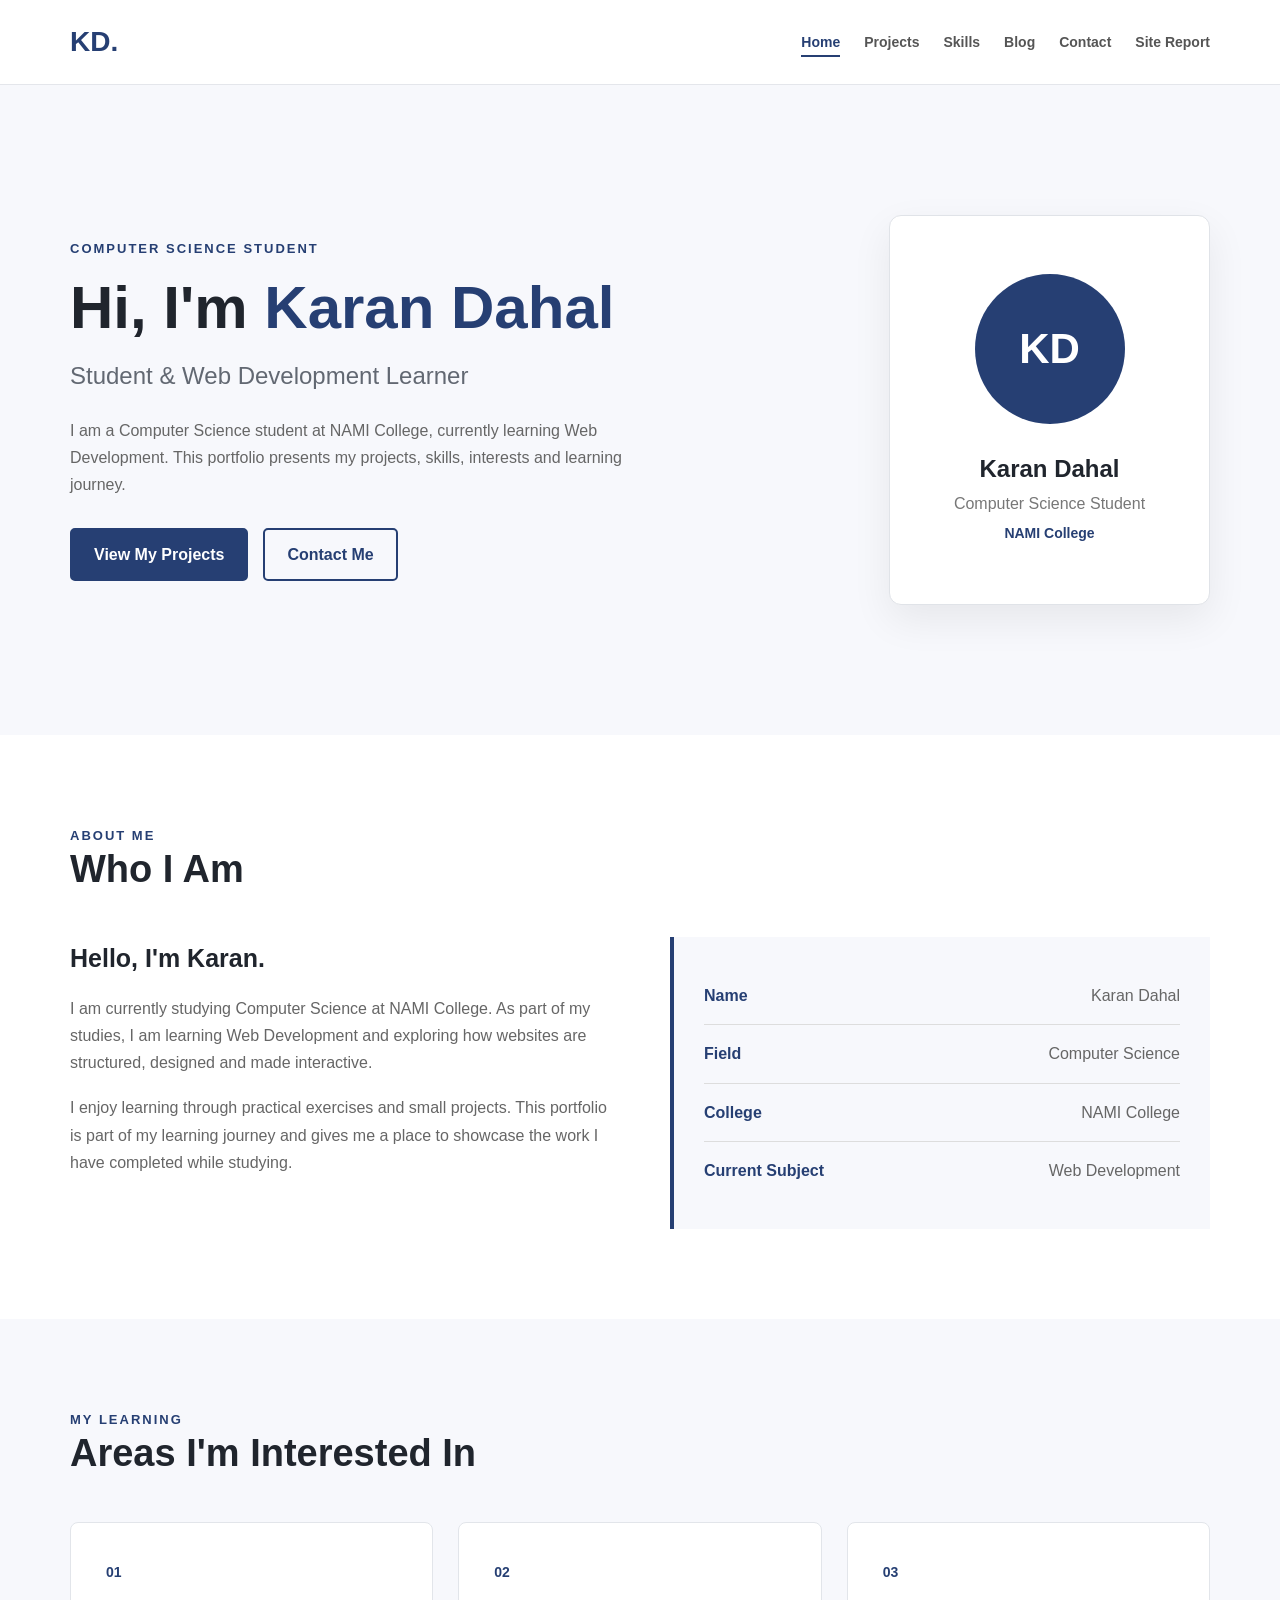
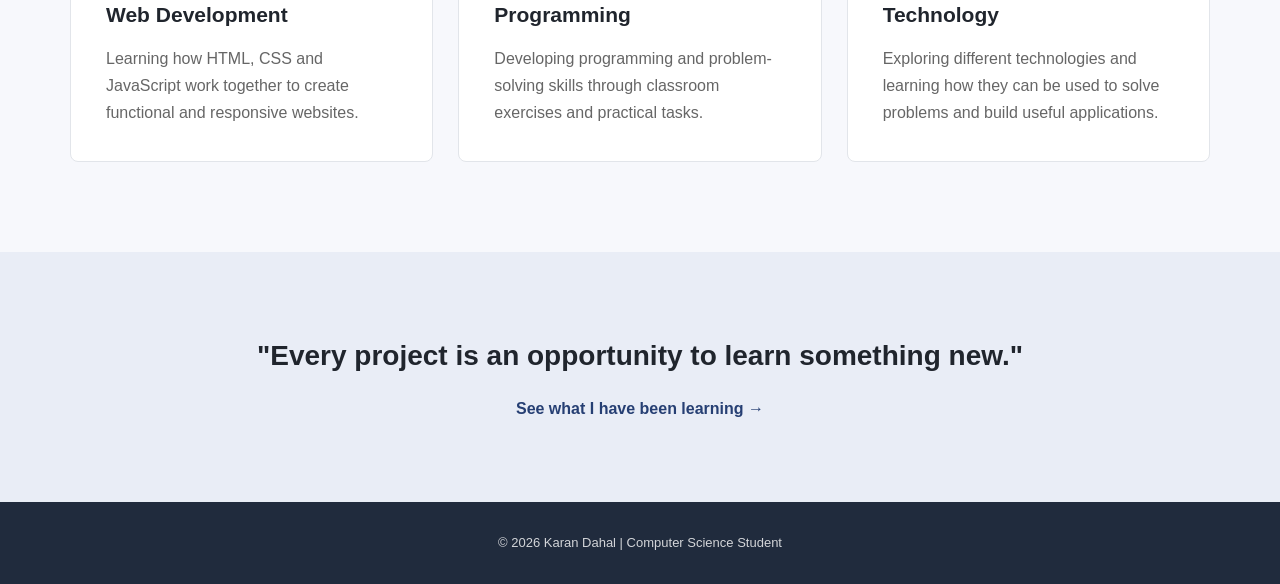
<file: index.html>
<!DOCTYPE html>
<html lang="en">
<head>
    <meta charset="UTF-8">
    <meta name="viewport" content="width=device-width, initial-scale=1.0">

    <meta name="description" content="Karan Dahal - Computer Science Student Portfolio">
    <meta name="author" content="Karan Dahal">

    <title>Karan Dahal | Student Portfolio</title>

    <link rel="stylesheet" href="css/common.css">
    <link rel="stylesheet" href="css/index.css">
</head>

<body>

<header>
    <nav class="navbar">

        <a href="index.html" class="logo">KD.</a>

        <button class="menu-btn" onclick="toggleMenu()" aria-label="Open navigation">
            ☰
        </button>

        <ul class="nav-links" id="navLinks">
            <li><a href="index.html" class="active">Home</a></li>
            <li><a href="project.html">Projects</a></li>
            <li><a href="skills.html">Skills</a></li>
            <li><a href="blog.html">Blog</a></li>
            <li><a href="contact.html">Contact</a></li>
            <li><a href="sitereport.html">Site Report</a></li>
        </ul>

    </nav>
</header>


<main>

    

    <section class="hero">

        <div class="hero-content">

            <p class="eyebrow">COMPUTER SCIENCE STUDENT</p>

            <h1>
                Hi, I'm <span>Karan Dahal</span>
            </h1>

            <h2>
                Student & Web Development Learner
            </h2>

            <p>
                I am a Computer Science student at NAMI College,
                currently learning Web Development. This portfolio
                presents my projects, skills, interests and learning
                journey.
            </p>

            <div class="hero-buttons">

                <a href="project.html" class="btn">
                    View My Projects
                </a>

                <a href="contact.html" class="btn btn-light">
                    Contact Me
                </a>

            </div>

        </div>


        <div class="hero-card">

            <div class="profile-circle">
                KD
            </div>

            <h3>Karan Dahal</h3>

            <p>Computer Science Student</p>

            <span class="college-name">
                NAMI College
            </span>

        </div>

    </section>


    <!-- ABOUT SECTION -->

    <section class="section about-section">

        <div class="section-heading">

            <p>ABOUT ME</p>

            <h2>Who I Am</h2>

        </div>


        <div class="about-grid">

            <div>

                <h3>Hello, I'm Karan.</h3>

                <p>
                    I am currently studying Computer Science at
                    NAMI College. As part of my studies, I am learning
                    Web Development and exploring how websites are
                    structured, designed and made interactive.
                </p>

                <p>
                    I enjoy learning through practical exercises and
                    small projects. This portfolio is part of my
                    learning journey and gives me a place to showcase
                    the work I have completed while studying.
                </p>

            </div>


            <div class="info-box">

                <div>
                    <strong>Name</strong>
                    <span>Karan Dahal</span>
                </div>

                <div>
                    <strong>Field</strong>
                    <span>Computer Science</span>
                </div>

                <div>
                    <strong>College</strong>
                    <span>NAMI College</span>
                </div>

                <div>
                    <strong>Current Subject</strong>
                    <span>Web Development</span>
                </div>

            </div>

        </div>

    </section>


    <!-- LEARNING INTERESTS -->

    <section class="section">

        <div class="section-heading">

            <p>MY LEARNING</p>

            <h2>Areas I'm Interested In</h2>

        </div>


        <div class="three-cards">

            <article class="card">

                <span class="card-number">01</span>

                <h3>Web Development</h3>

                <p>
                    Learning how HTML, CSS and JavaScript work together
                    to create functional and responsive websites.
                </p>

            </article>


            <article class="card">

                <span class="card-number">02</span>

                <h3>Programming</h3>

                <p>
                    Developing programming and problem-solving skills
                    through classroom exercises and practical tasks.
                </p>

            </article>


            <article class="card">

                <span class="card-number">03</span>

                <h3>Technology</h3>

                <p>
                    Exploring different technologies and learning how
                    they can be used to solve problems and build useful
                    applications.
                </p>

            </article>

        </div>

    </section>


    <!-- QUOTE -->

    <section class="quote-section">

        <p>
            "Every project is an opportunity to learn something new."
        </p>

        <a href="project.html" class="text-link">
            See what I have been learning →
        </a>

    </section>

</main>


<footer>
    <p>
        © 2026 Karan Dahal | Computer Science Student
    </p>
</footer>


<script src="js/script.js"></script>

</body>
</html>
</file>
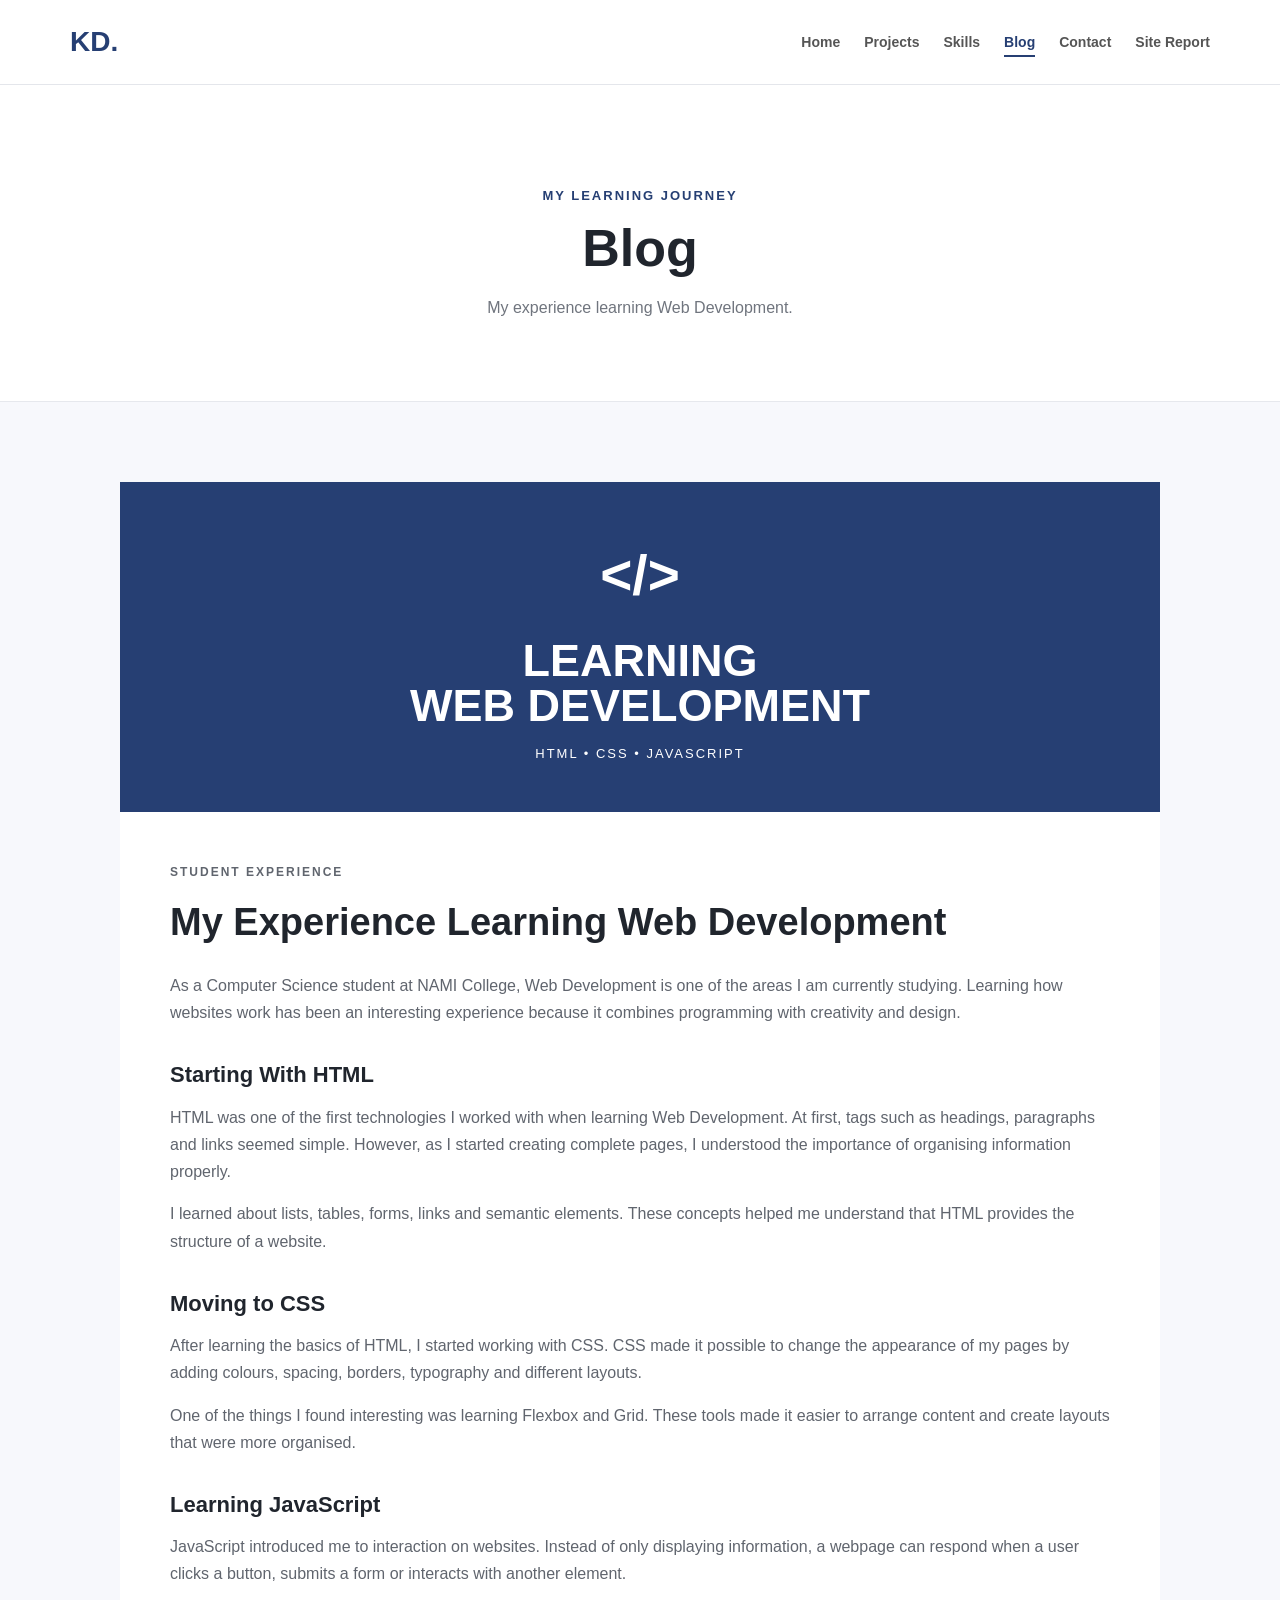
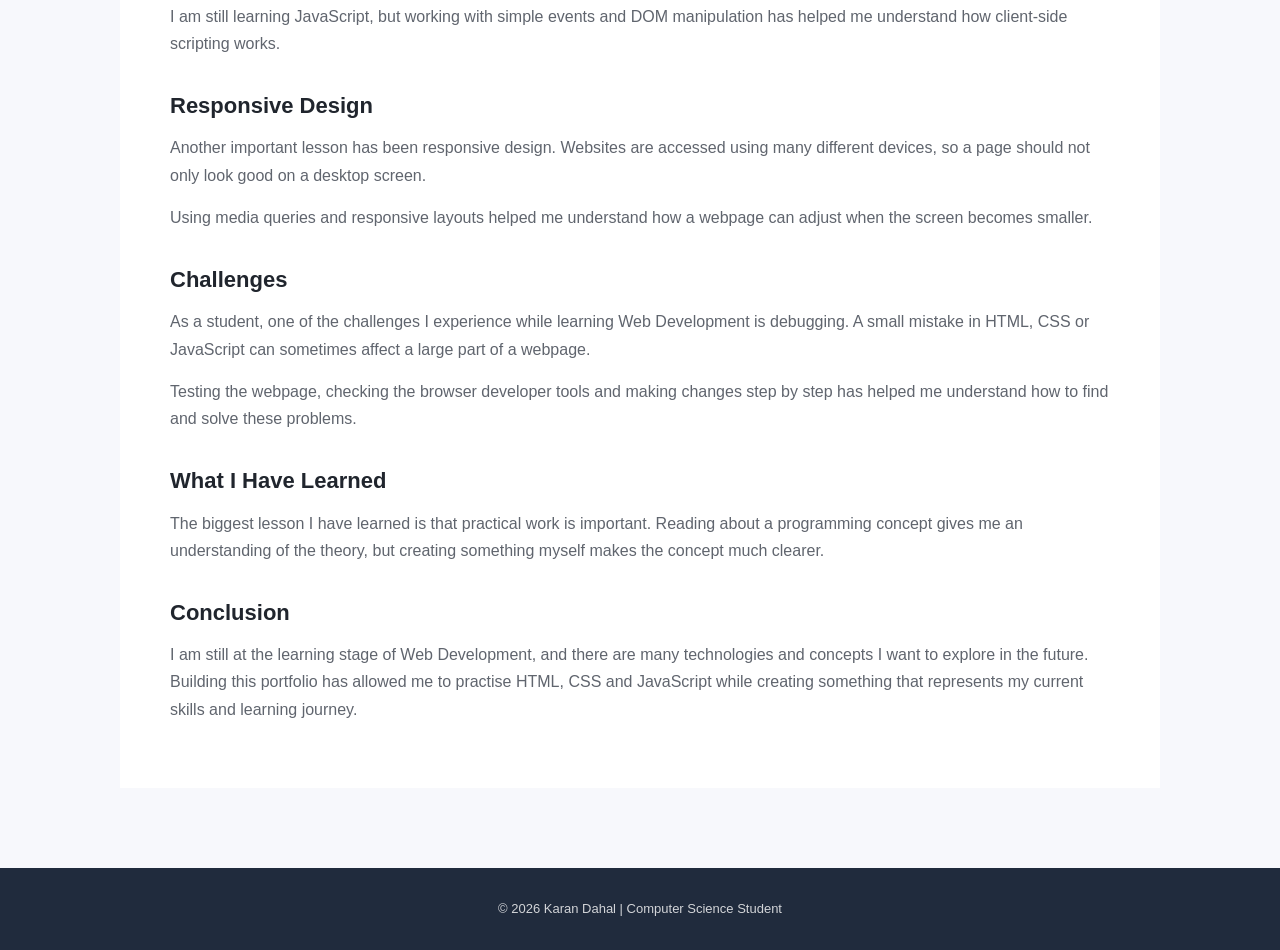
<file: blog.html>
<!DOCTYPE html>
<html lang="en">

<head>

    <meta charset="UTF-8">
    <meta name="viewport" content="width=device-width, initial-scale=1.0">

    <meta name="description" content="Karan Dahal web development learning blog">

    <title>Karan Dahal | Blog</title>

    <link rel="stylesheet" href="css/common.css">
    <link rel="stylesheet" href="css/blog.css">

</head>


<body>

<header>

    <nav class="navbar">

        <a href="index.html" class="logo">KD.</a>

        <button class="menu-btn" onclick="toggleMenu()" aria-label="Open navigation">
            ☰
        </button>

        <ul class="nav-links" id="navLinks">

            <li>
                <a href="index.html">Home</a>
            </li>

            <li>
                <a href="project.html">Projects</a>
            </li>

            <li>
                <a href="skills.html">Skills</a>
            </li>

            <li>
                <a href="blog.html" class="active">Blog</a>
            </li>

            <li>
                <a href="contact.html">Contact</a>
            </li>

            <li>
                <a href="sitereport.html">Site Report</a>
            </li>

        </ul>

    </nav>

</header>


<main>


    <!-- PAGE TITLE -->

    <section class="page-title">

        <p>MY LEARNING JOURNEY</p>

        <h1>Blog</h1>

        <span>
            My experience learning Web Development.
        </span>

    </section>


    <!-- BLOG -->

    <article class="blog">


        <div class="blog-image">

            <div class="blog-image-content">

                <span>&lt;/&gt;</span>

                <h2>
                    LEARNING<br>
                    WEB DEVELOPMENT
                </h2>

                <p>
                    HTML • CSS • JAVASCRIPT
                </p>

            </div>

        </div>


        <div class="blog-content">

            <p class="blog-category">
                STUDENT EXPERIENCE
            </p>


            <h2>
                My Experience Learning Web Development
            </h2>


            <p>
                As a Computer Science student at NAMI College, Web
                Development is one of the areas I am currently
                studying. Learning how websites work has been an
                interesting experience because it combines programming
                with creativity and design.
            </p>


            <h3>Starting With HTML</h3>

            <p>
                HTML was one of the first technologies I worked with
                when learning Web Development. At first, tags such as
                headings, paragraphs and links seemed simple. However,
                as I started creating complete pages, I understood the
                importance of organising information properly.
            </p>

            <p>
                I learned about lists, tables, forms, links and
                semantic elements. These concepts helped me understand
                that HTML provides the structure of a website.
            </p>


            <h3>Moving to CSS</h3>

            <p>
                After learning the basics of HTML, I started working
                with CSS. CSS made it possible to change the appearance
                of my pages by adding colours, spacing, borders,
                typography and different layouts.
            </p>

            <p>
                One of the things I found interesting was learning
                Flexbox and Grid. These tools made it easier to arrange
                content and create layouts that were more organised.
            </p>


            <h3>Learning JavaScript</h3>

            <p>
                JavaScript introduced me to interaction on websites.
                Instead of only displaying information, a webpage can
                respond when a user clicks a button, submits a form or
                interacts with another element.
            </p>

            <p>
                I am still learning JavaScript, but working with simple
                events and DOM manipulation has helped me understand
                how client-side scripting works.
            </p>


            <h3>Responsive Design</h3>

            <p>
                Another important lesson has been responsive design.
                Websites are accessed using many different devices, so
                a page should not only look good on a desktop screen.
            </p>

            <p>
                Using media queries and responsive layouts helped me
                understand how a webpage can adjust when the screen
                becomes smaller.
            </p>


            <h3>Challenges</h3>

            <p>
                As a student, one of the challenges I experience while
                learning Web Development is debugging. A small mistake
                in HTML, CSS or JavaScript can sometimes affect a large
                part of a webpage.
            </p>

            <p>
                Testing the webpage, checking the browser developer
                tools and making changes step by step has helped me
                understand how to find and solve these problems.
            </p>


            <h3>What I Have Learned</h3>

            <p>
                The biggest lesson I have learned is that practical
                work is important. Reading about a programming concept
                gives me an understanding of the theory, but creating
                something myself makes the concept much clearer.
            </p>


            <h3>Conclusion</h3>

            <p>
                I am still at the learning stage of Web Development,
                and there are many technologies and concepts I want to
                explore in the future. Building this portfolio has
                allowed me to practise HTML, CSS and JavaScript while
                creating something that represents my current skills
                and learning journey.
            </p>

        </div>

    </article>


</main>


<footer>

    <p>
        © 2026 Karan Dahal | Computer Science Student
    </p>

</footer>


<script src="js/script.js"></script>

</body>
</html>
</file>
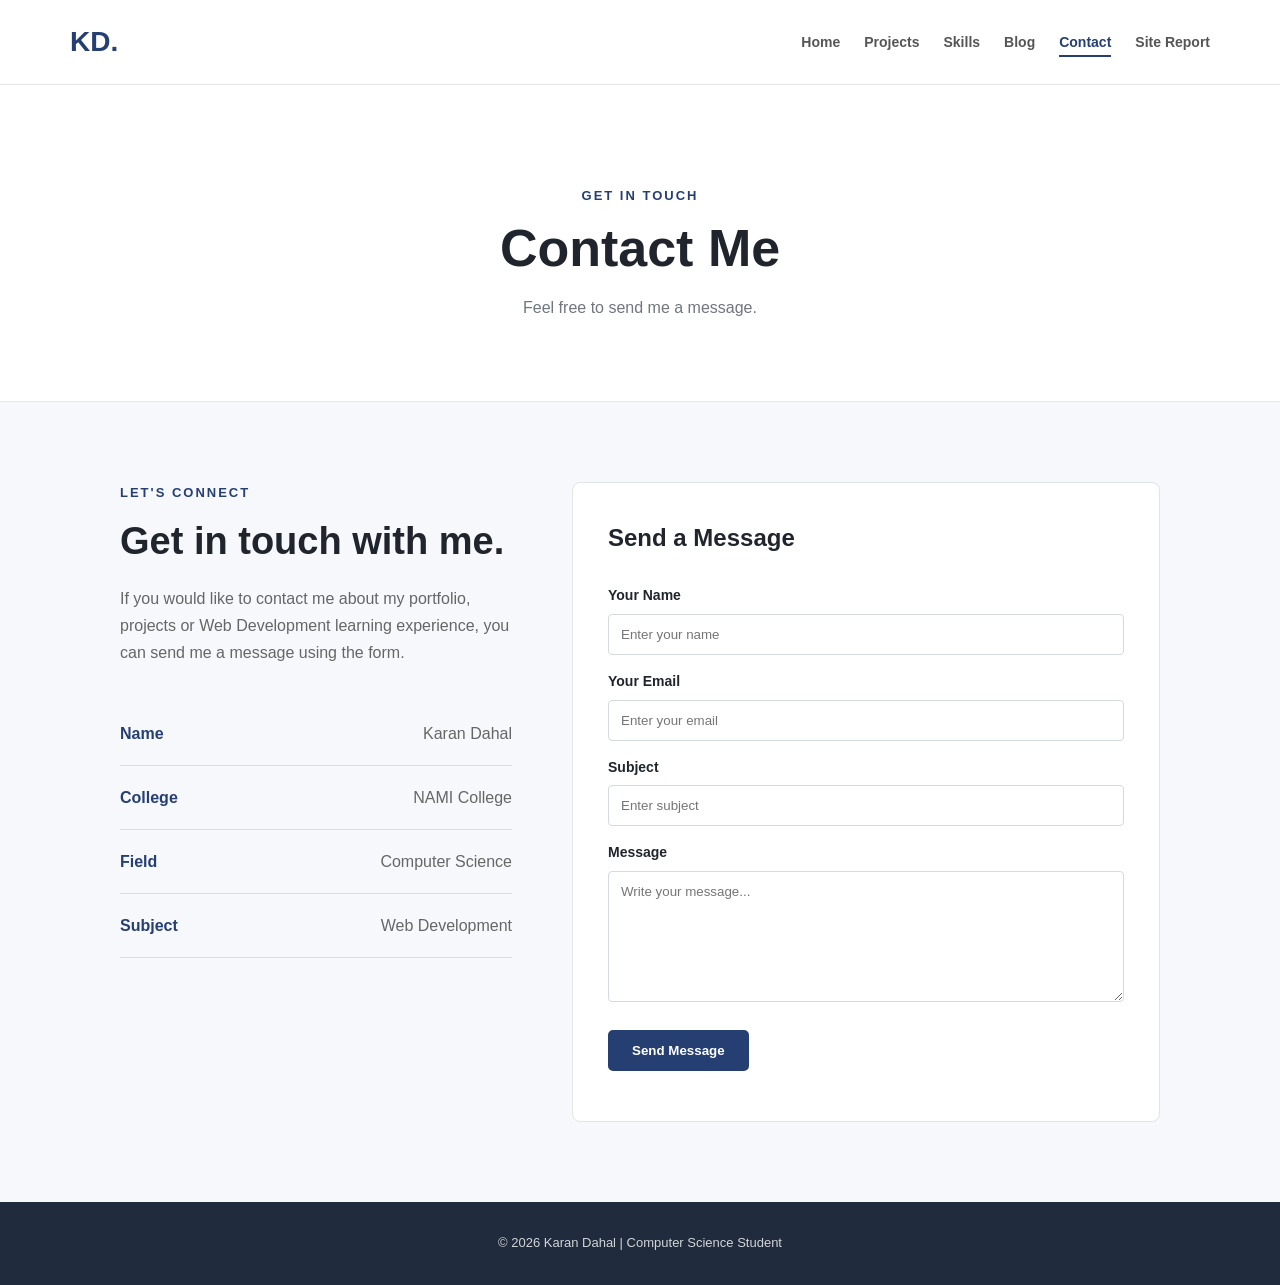
<file: contact.html>
<!DOCTYPE html>
<html lang="en">

<head>

    <meta charset="UTF-8">
    <meta name="viewport" content="width=device-width, initial-scale=1.0">

    <meta name="description" content="Contact Karan Dahal">

    <title>Karan Dahal | Contact</title>

    <link rel="stylesheet" href="css/common.css">
    <link rel="stylesheet" href="css/contact.css">

</head>


<body>

<header>

    <nav class="navbar">

        <a href="index.html" class="logo">KD.</a>

        <button class="menu-btn" onclick="toggleMenu()" aria-label="Open navigation">
            ☰
        </button>

        <ul class="nav-links" id="navLinks">

            <li>
                <a href="index.html">Home</a>
            </li>

            <li>
                <a href="project.html">Projects</a>
            </li>

            <li>
                <a href="skills.html">Skills</a>
            </li>

            <li>
                <a href="blog.html">Blog</a>
            </li>

            <li>
                <a href="contact.html" class="active">Contact</a>
            </li>

            <li>
                <a href="sitereport.html">Site Report</a>
            </li>

        </ul>

    </nav>

</header>


<main>


    <!-- PAGE HEADER -->

    <section class="page-title">

        <p>GET IN TOUCH</p>

        <h1>Contact Me</h1>

        <span>
            Feel free to send me a message.
        </span>

    </section>


    <!-- CONTACT -->

    <section class="contact">


        <div class="contact-details">

            <p class="eyebrow">
                LET'S CONNECT
            </p>

            <h2>
                Get in touch with me.
            </h2>

            <p>
                If you would like to contact me about my portfolio,
                projects or Web Development learning experience,
                you can send me a message using the form.
            </p>


            <div class="contact-line">

                <strong>Name</strong>

                <span>
                    Karan Dahal
                </span>

            </div>


            <div class="contact-line">

                <strong>College</strong>

                <span>
                    NAMI College
                </span>

            </div>


            <div class="contact-line">

                <strong>Field</strong>

                <span>
                    Computer Science
                </span>

            </div>


            <div class="contact-line">

                <strong>Subject</strong>

                <span>
                    Web Development
                </span>

            </div>

        </div>


        <!-- FORM -->

        <div class="form-box">

            <h2>
                Send a Message
            </h2>


            <form id="contactForm">


                <label for="name">
                    Your Name
                </label>

                <input
                    type="text"
                    id="name"
                    name="name"
                    placeholder="Enter your name"
                    required
                >


                <label for="email">
                    Your Email
                </label>

                <input
                    type="email"
                    id="email"
                    name="email"
                    placeholder="Enter your email"
                    required
                >


                <label for="subject">
                    Subject
                </label>

                <input
                    type="text"
                    id="subject"
                    name="subject"
                    placeholder="Enter subject"
                    required
                >


                <label for="message">
                    Message
                </label>

                <textarea
                    id="message"
                    name="message"
                    rows="7"
                    placeholder="Write your message..."
                    required
                ></textarea>


                <button type="submit" class="btn">
                    Send Message
                </button>


                <p id="formMessage" class="form-message"></p>

            </form>

        </div>


    </section>


</main>


<footer>

    <p>
        © 2026 Karan Dahal | Computer Science Student
    </p>

</footer>


<script src="js/script.js"></script>

</body>
</html>
</file>
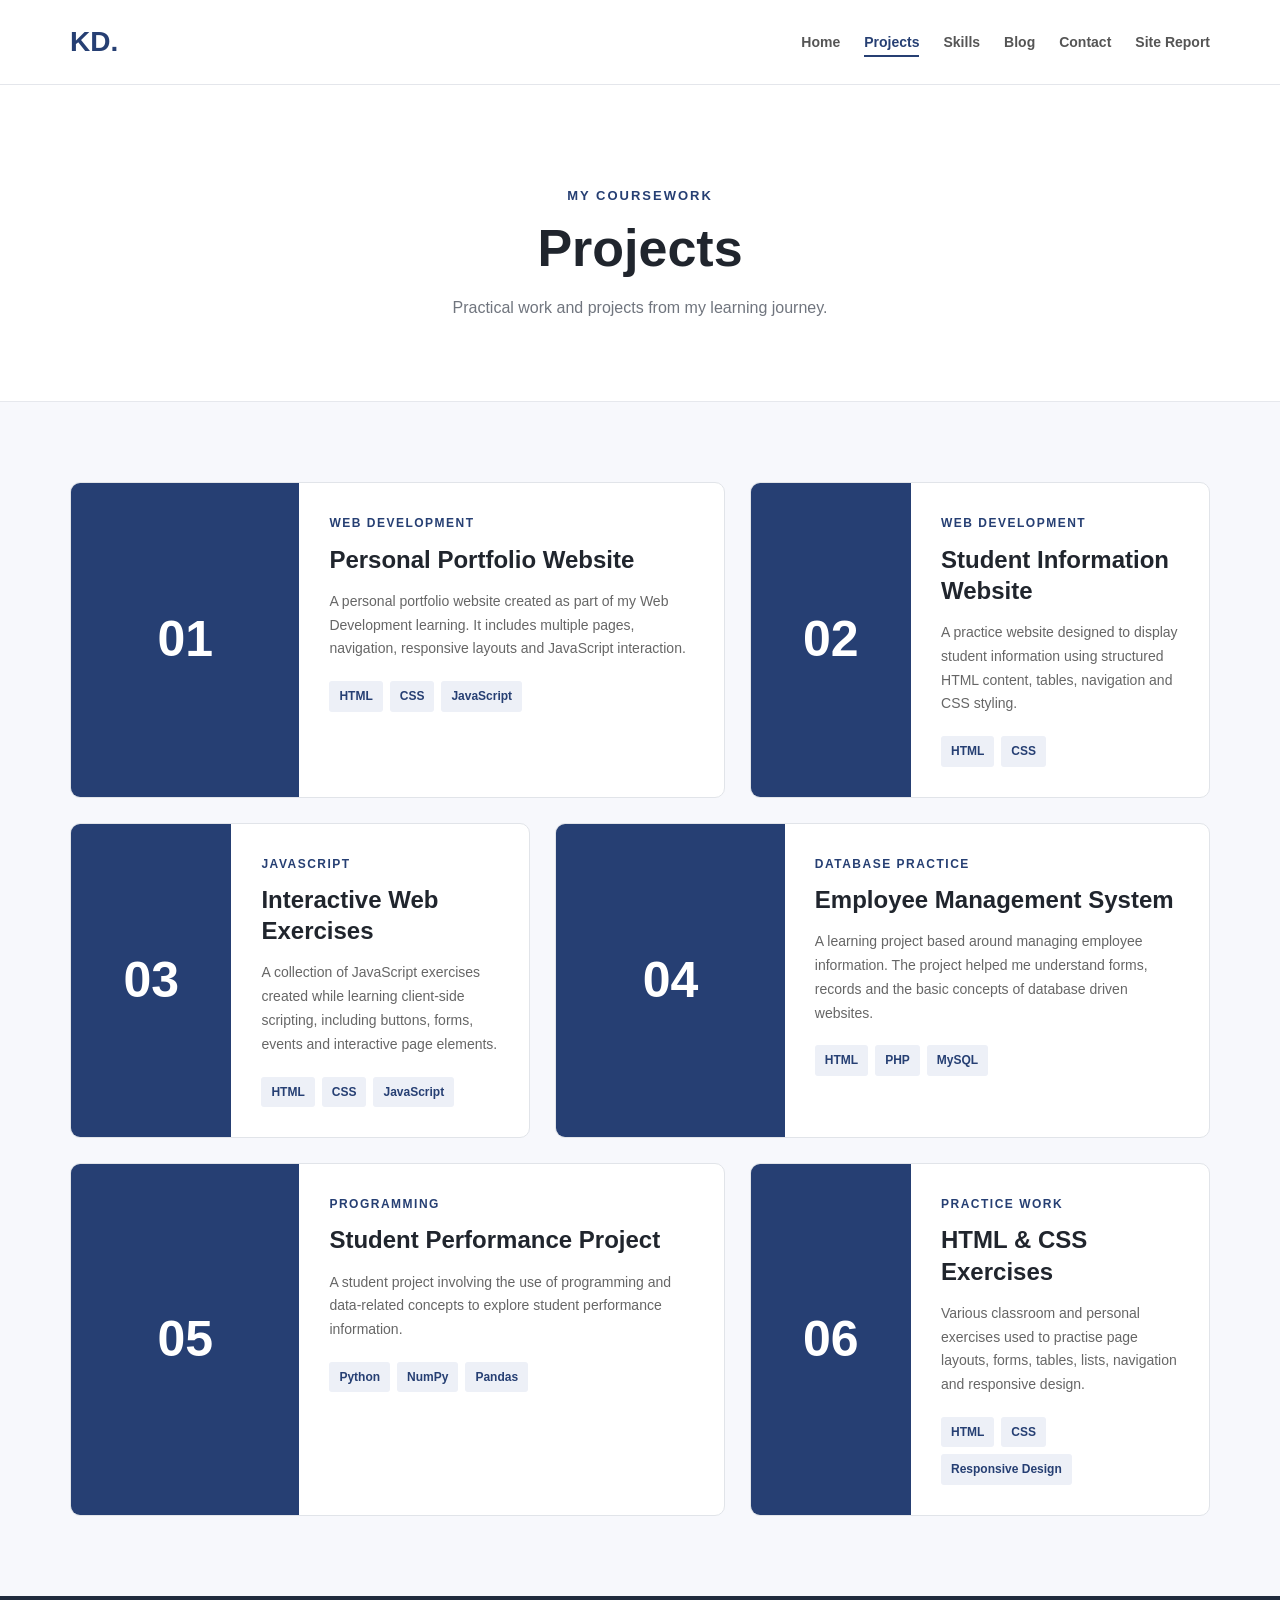
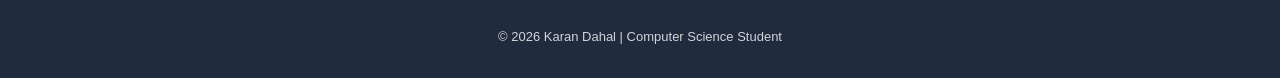
<file: project.html>
<!DOCTYPE html>
<html lang="en">

<head>

    <meta charset="UTF-8">
    <meta name="viewport" content="width=device-width, initial-scale=1.0">

    <meta name="description" content="Karan Dahal student projects">

    <title>Karan Dahal | Projects</title>

    <link rel="stylesheet" href="css/common.css">
    <link rel="stylesheet" href="css/projects.css">

</head>


<body>

<header>

    <nav class="navbar">

        <a href="index.html" class="logo">KD.</a>

        <button class="menu-btn" onclick="toggleMenu()" aria-label="Open navigation">
            ☰
        </button>

        <ul class="nav-links" id="navLinks">

            <li>
                <a href="index.html">Home</a>
            </li>

            <li>
                <a href="project.html" class="active">Projects</a>
            </li>

            <li>
                <a href="skills.html">Skills</a>
            </li>

            <li>
                <a href="blog.html">Blog</a>
            </li>

            <li>
                <a href="contact.html">Contact</a>
            </li>

            <li>
                <a href="sitereport.html">Site Report</a>
            </li>

        </ul>

    </nav>

</header>


<main>


    <!-- PAGE HEADER -->

    <section class="page-title">

        <p>MY COURSEWORK</p>

        <h1>Projects</h1>

        <span>
            Practical work and projects from my learning journey.
        </span>

    </section>


    <!-- PROJECTS -->

    <section class="projects">


        <!-- PROJECT 1 -->

        <article class="project project-one">

            <div class="project-visual">
                <span>01</span>
            </div>

            <div class="project-info">

                <p class="project-label">
                    WEB DEVELOPMENT
                </p>

                <h2>Personal Portfolio Website</h2>

                <p>
                    A personal portfolio website created as part of my
                    Web Development learning. It includes multiple
                    pages, navigation, responsive layouts and
                    JavaScript interaction.
                </p>

                <div class="tags">

                    <span>HTML</span>
                    <span>CSS</span>
                    <span>JavaScript</span>

                </div>

            </div>

        </article>


        <!-- PROJECT 2 -->

        <article class="project project-two">

            <div class="project-visual">
                <span>02</span>
            </div>

            <div class="project-info">

                <p class="project-label">
                    WEB DEVELOPMENT
                </p>

                <h2>Student Information Website</h2>

                <p>
                    A practice website designed to display student
                    information using structured HTML content,
                    tables, navigation and CSS styling.
                </p>

                <div class="tags">

                    <span>HTML</span>
                    <span>CSS</span>

                </div>

            </div>

        </article>


        <!-- PROJECT 3 -->

        <article class="project project-three">

            <div class="project-visual">
                <span>03</span>
            </div>

            <div class="project-info">

                <p class="project-label">
                    JAVASCRIPT
                </p>

                <h2>Interactive Web Exercises</h2>

                <p>
                    A collection of JavaScript exercises created while
                    learning client-side scripting, including buttons,
                    forms, events and interactive page elements.
                </p>

                <div class="tags">

                    <span>HTML</span>
                    <span>CSS</span>
                    <span>JavaScript</span>

                </div>

            </div>

        </article>


        <!-- PROJECT 4 -->

        <article class="project project-four">

            <div class="project-visual">
                <span>04</span>
            </div>

            <div class="project-info">

                <p class="project-label">
                    DATABASE PRACTICE
                </p>

                <h2>Employee Management System</h2>

                <p>
                    A learning project based around managing employee
                    information. The project helped me understand
                    forms, records and the basic concepts of database
                    driven websites.
                </p>

                <div class="tags">

                    <span>HTML</span>
                    <span>PHP</span>
                    <span>MySQL</span>

                </div>

            </div>

        </article>


        <!-- PROJECT 5 -->

        <article class="project project-five">

            <div class="project-visual">
                <span>05</span>
            </div>

            <div class="project-info">

                <p class="project-label">
                    PROGRAMMING
                </p>

                <h2>Student Performance Project</h2>

                <p>
                    A student project involving the use of programming
                    and data-related concepts to explore student
                    performance information.
                </p>

                <div class="tags">

                    <span>Python</span>
                    <span>NumPy</span>
                    <span>Pandas</span>

                </div>

            </div>

        </article>


        <!-- PROJECT 6 -->

        <article class="project project-six">

            <div class="project-visual">
                <span>06</span>
            </div>

            <div class="project-info">

                <p class="project-label">
                    PRACTICE WORK
                </p>

                <h2>HTML & CSS Exercises</h2>

                <p>
                    Various classroom and personal exercises used to
                    practise page layouts, forms, tables, lists,
                    navigation and responsive design.
                </p>

                <div class="tags">

                    <span>HTML</span>
                    <span>CSS</span>
                    <span>Responsive Design</span>

                </div>

            </div>

        </article>


    </section>

</main>


<footer>

    <p>
        © 2026 Karan Dahal | Computer Science Student
    </p>

</footer>


<script src="js/script.js"></script>

</body>
</html>
</file>
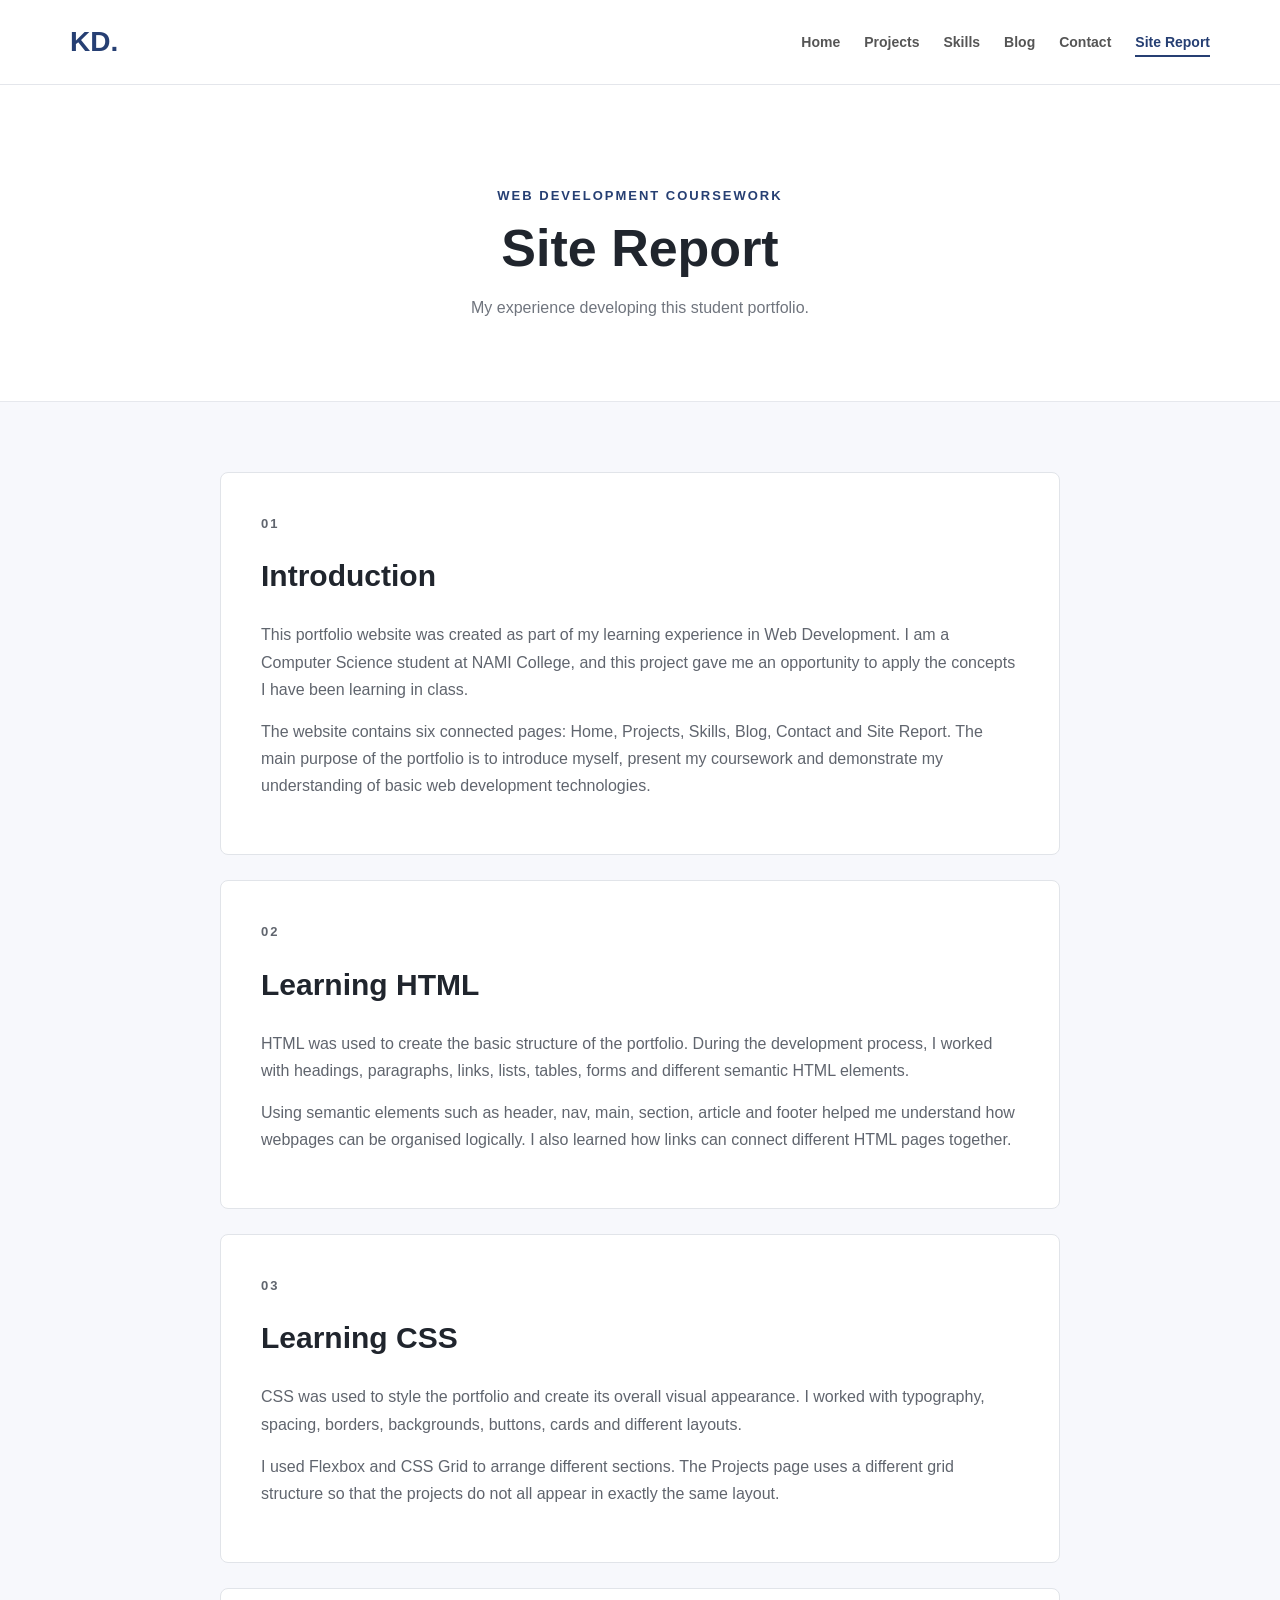
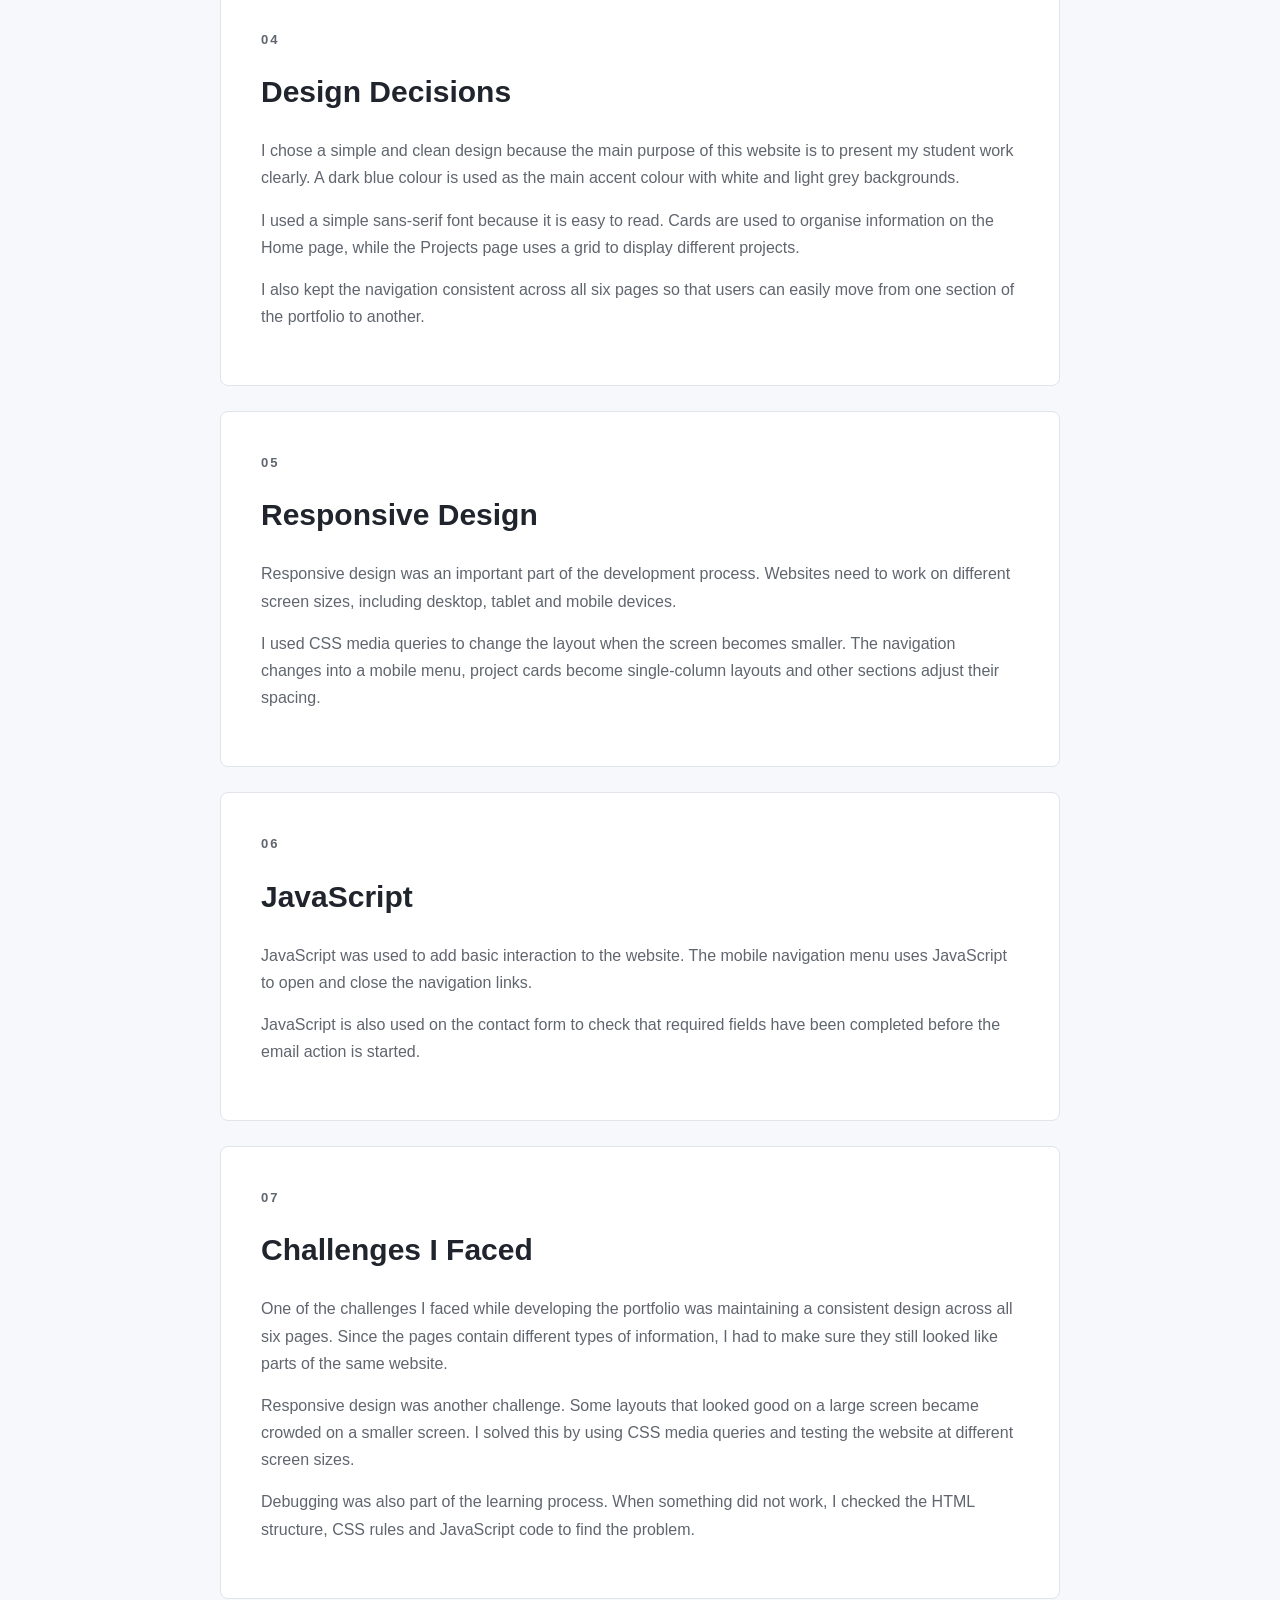
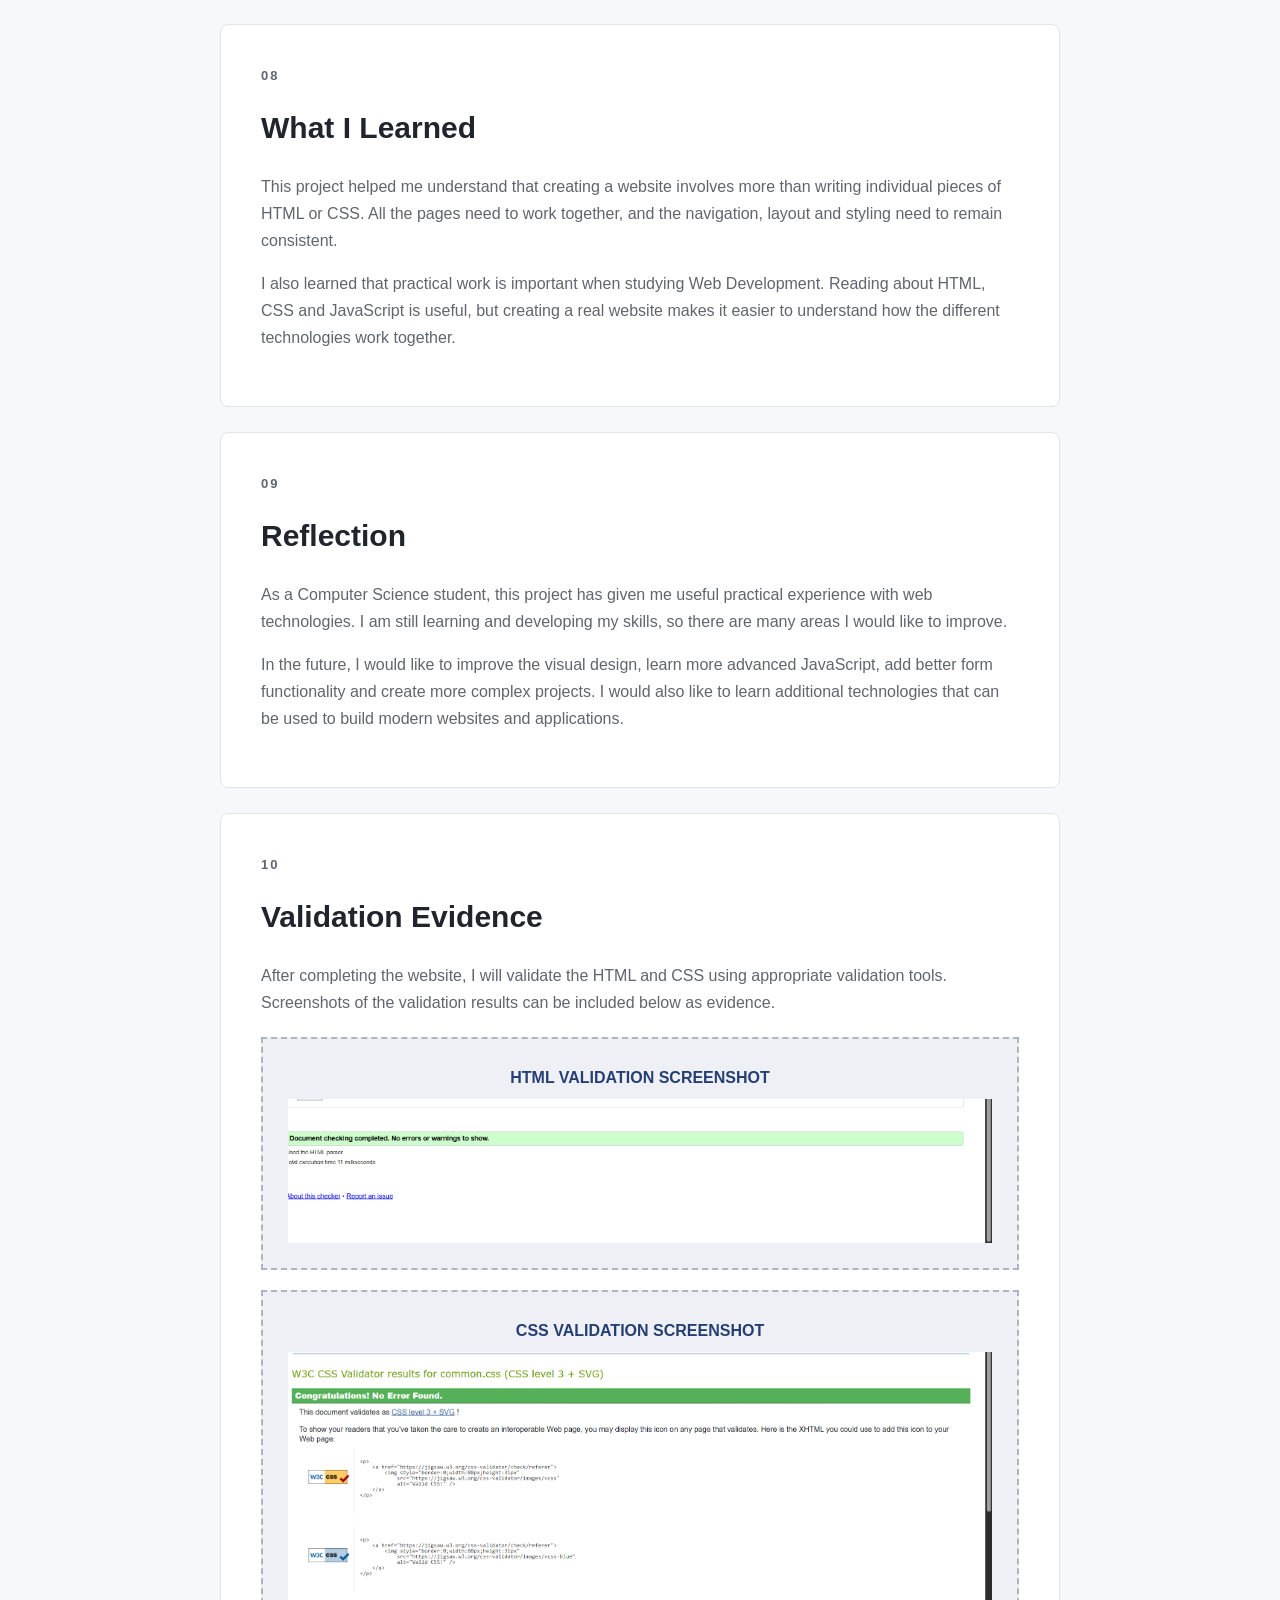
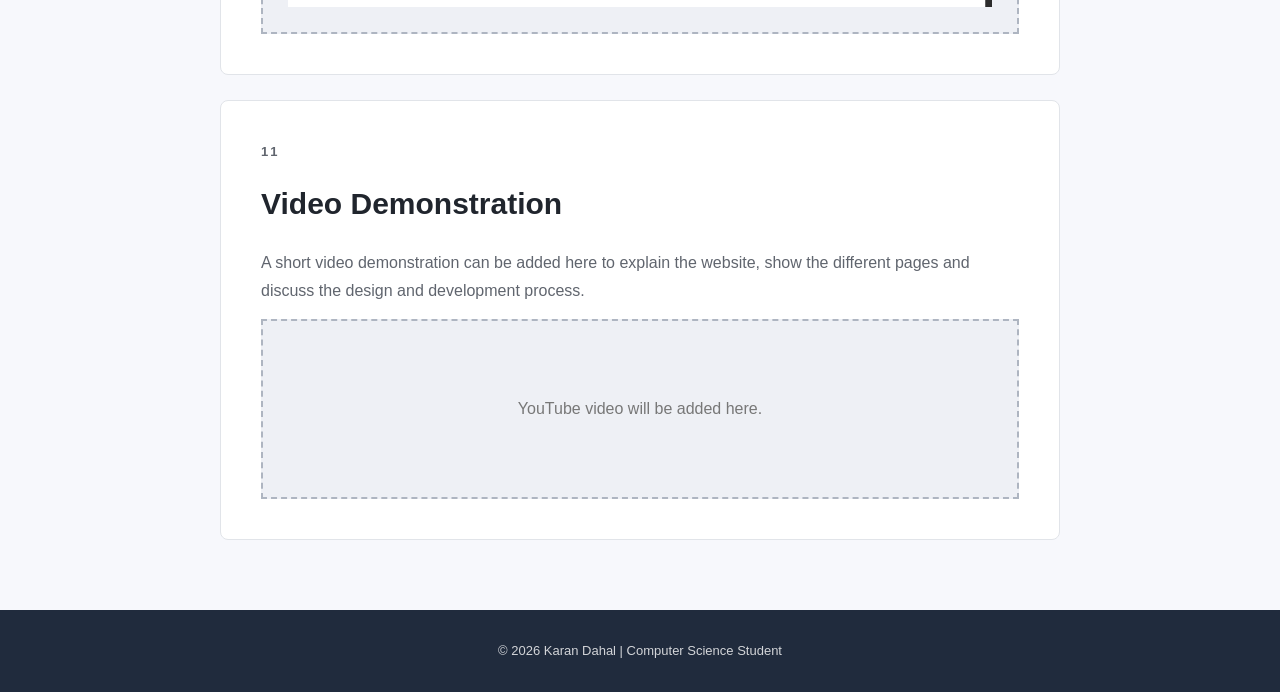
<file: sitereport.html>
<!DOCTYPE html>
<html lang="en">

<head>

    <meta charset="UTF-8">
    <meta name="viewport" content="width=device-width, initial-scale=1.0">

    <meta name="description" content="Karan Dahal portfolio site report">

    <title>Karan Dahal | Site Report</title>

    <link rel="stylesheet" href="css/common.css">
    <link rel="stylesheet" href="css/sitereport.css">



</head>

<body>

<header>

    <nav class="navbar">

        <a href="index.html" class="logo">KD.</a>

        <button
            class="menu-btn"
            onclick="toggleMenu()"
            aria-label="Open navigation">
            ☰
        </button>

        <ul class="nav-links" id="navLinks">

            <li>
                <a href="index.html">Home</a>
            </li>

            <li>
                <a href="project.html">Projects</a>
            </li>

            <li>
                <a href="skills.html">Skills</a>
            </li>

            <li>
                <a href="blog.html">Blog</a>
            </li>

            <li>
                <a href="contact.html">Contact</a>
            </li>

            <li>
                <a href="sitereport.html" class="active">
                    Site Report
                </a>
            </li>

        </ul>

    </nav>

</header>


<main>

    <!-- PAGE TITLE -->

    <section class="page-title">

        <p>WEB DEVELOPMENT COURSEWORK</p>

        <h1>Site Report</h1>

        <span>
            My experience developing this student portfolio.
        </span>

    </section>


    <article class="report">

        <!-- FIX FOR "ARTICLE LACKS HEADING" VALIDATOR WARNING -->
        <h2 class="sr-only">Site Report Content</h2>


        <!-- INTRODUCTION -->

        <section>

            <p class="report-number">
                01
            </p>

            <h2>
                Introduction
            </h2>

            <p>
                This portfolio website was created as part of my
                learning experience in Web Development. I am a
                Computer Science student at NAMI College, and this
                project gave me an opportunity to apply the concepts
                I have been learning in class.
            </p>

            <p>
                The website contains six connected pages: Home,
                Projects, Skills, Blog, Contact and Site Report. The
                main purpose of the portfolio is to introduce myself,
                present my coursework and demonstrate my understanding
                of basic web development technologies.
            </p>

        </section>


        <!-- HTML -->

        <section>

            <p class="report-number">
                02
            </p>

            <h2>
                Learning HTML
            </h2>

            <p>
                HTML was used to create the basic structure of the
                portfolio. During the development process, I worked
                with headings, paragraphs, links, lists, tables, forms
                and different semantic HTML elements.
            </p>

            <p>
                Using semantic elements such as header, nav, main,
                section, article and footer helped me understand how
                webpages can be organised logically. I also learned
                how links can connect different HTML pages together.
            </p>

        </section>


        <!-- CSS -->

        <section>

            <p class="report-number">
                03
            </p>

            <h2>
                Learning CSS
            </h2>

            <p>
                CSS was used to style the portfolio and create its
                overall visual appearance. I worked with typography,
                spacing, borders, backgrounds, buttons, cards and
                different layouts.
            </p>

            <p>
                I used Flexbox and CSS Grid to arrange different
                sections. The Projects page uses a different grid
                structure so that the projects do not all appear in
                exactly the same layout.
            </p>

        </section>


        <!-- DESIGN -->

        <section>

            <p class="report-number">
                04
            </p>

            <h2>
                Design Decisions
            </h2>

            <p>
                I chose a simple and clean design because the main
                purpose of this website is to present my student work
                clearly. A dark blue colour is used as the main accent
                colour with white and light grey backgrounds.
            </p>

            <p>
                I used a simple sans-serif font because it is easy to
                read. Cards are used to organise information on the
                Home page, while the Projects page uses a grid to
                display different projects.
            </p>

            <p>
                I also kept the navigation consistent across all six
                pages so that users can easily move from one section
                of the portfolio to another.
            </p>

        </section>


        <!-- RESPONSIVE -->

        <section>

            <p class="report-number">
                05
            </p>

            <h2>
                Responsive Design
            </h2>

            <p>
                Responsive design was an important part of the
                development process. Websites need to work on
                different screen sizes, including desktop, tablet
                and mobile devices.
            </p>

            <p>
                I used CSS media queries to change the layout when the
                screen becomes smaller. The navigation changes into a
                mobile menu, project cards become single-column
                layouts and other sections adjust their spacing.
            </p>

        </section>


        <!-- JAVASCRIPT -->

        <section>

            <p class="report-number">
                06
            </p>

            <h2>
                JavaScript
            </h2>

            <p>
                JavaScript was used to add basic interaction to the
                website. The mobile navigation menu uses JavaScript to
                open and close the navigation links.
            </p>

            <p>
                JavaScript is also used on the contact form to check
                that required fields have been completed before the
                email action is started.
            </p>

        </section>


        <!-- CHALLENGES -->

        <section>

            <p class="report-number">
                07
            </p>

            <h2>
                Challenges I Faced
            </h2>

            <p>
                One of the challenges I faced while developing the
                portfolio was maintaining a consistent design across
                all six pages. Since the pages contain different types
                of information, I had to make sure they still looked
                like parts of the same website.
            </p>

            <p>
                Responsive design was another challenge. Some layouts
                that looked good on a large screen became crowded on
                a smaller screen. I solved this by using CSS media
                queries and testing the website at different screen
                sizes.
            </p>

            <p>
                Debugging was also part of the learning process. When
                something did not work, I checked the HTML structure,
                CSS rules and JavaScript code to find the problem.
            </p>

        </section>


        <!-- LEARNING -->

        <section>

            <p class="report-number">
                08
            </p>

            <h2>
                What I Learned
            </h2>

            <p>
                This project helped me understand that creating a
                website involves more than writing individual pieces
                of HTML or CSS. All the pages need to work together,
                and the navigation, layout and styling need to remain
                consistent.
            </p>

            <p>
                I also learned that practical work is important when
                studying Web Development. Reading about HTML, CSS and
                JavaScript is useful, but creating a real website
                makes it easier to understand how the different
                technologies work together.
            </p>

        </section>


        <!-- REFLECTION -->

        <section>

            <p class="report-number">
                09
            </p>

            <h2>
                Reflection
            </h2>

            <p>
                As a Computer Science student, this project has given
                me useful practical experience with web technologies.
                I am still learning and developing my skills, so there
                are many areas I would like to improve.
            </p>

            <p>
                In the future, I would like to improve the visual
                design, learn more advanced JavaScript, add better
                form functionality and create more complex projects.
                I would also like to learn additional technologies
                that can be used to build modern websites and
                applications.
            </p>

        </section>


        <!-- VALIDATION -->

        <section class="validation-section">

            <p class="report-number">
                10
            </p>

            <h2>
                Validation Evidence
            </h2>

            <p>
                After completing the website, I will validate the HTML
                and CSS using appropriate validation tools. Screenshots
                of the validation results can be included below as
                evidence.
            </p>


            <div class="validation-placeholder">

                <strong>
                    HTML VALIDATION SCREENSHOT
                </strong>

                <span>
                    <img src="/public/valid-html.png" alt="valid html ss">
                </span>

            </div>


            <div class="validation-placeholder">

                <strong>
                    CSS VALIDATION SCREENSHOT
                </strong>

                <span>
                    <img src="/public/valid-css.png" alt="valid css ss">
                </span>

            </div>

        </section>


        <!-- VIDEO -->

        <section class="video-section">

            <p class="report-number">
                11
            </p>

            <h2>
                Video Demonstration
            </h2>

            <p>
                A short video demonstration can be added here to
                explain the website, show the different pages and
                discuss the design and development process.
            </p>


            <div class="video-placeholder">

                <span>
                    YouTube video will be added here.
                </span>

            </div>

        </section>


    </article>

</main>


<footer>

    <p>
        © 2026 Karan Dahal | Computer Science Student
    </p>

</footer>


<script src="js/script.js"></script>

</body>

</html>
</file>
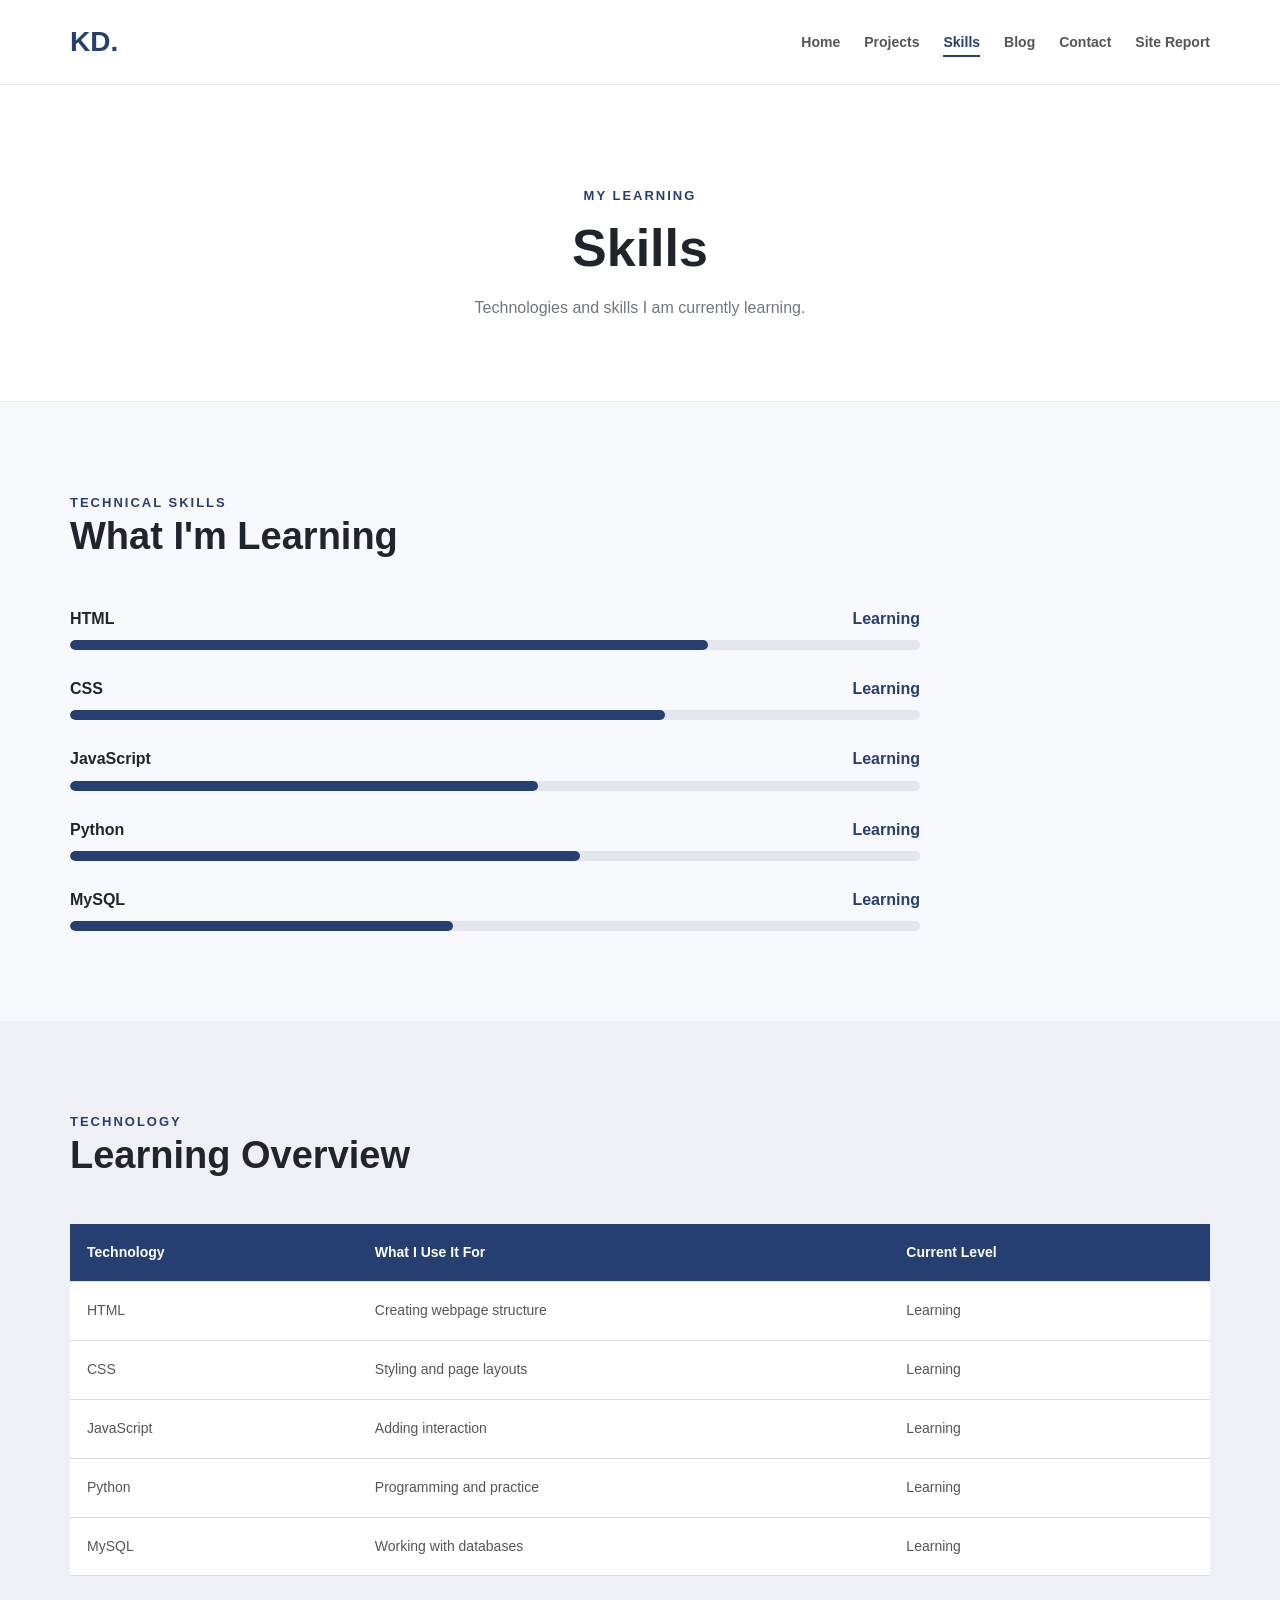
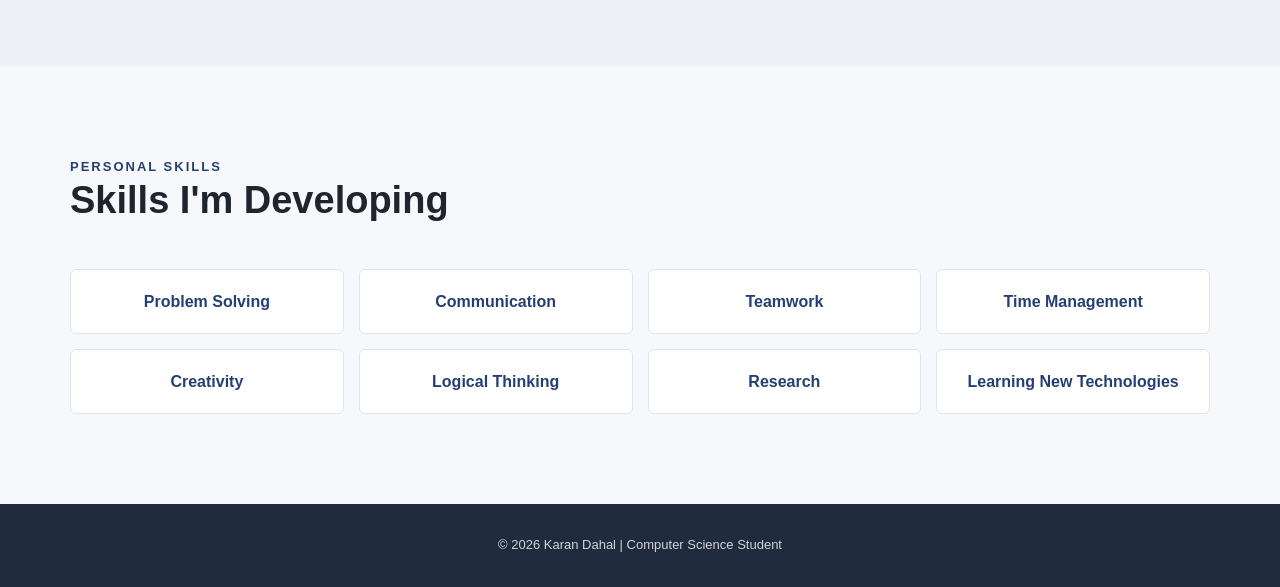
<file: skills.html>
<!DOCTYPE html>
<html lang="en">

<head>

    <meta charset="UTF-8">
    <meta name="viewport" content="width=device-width, initial-scale=1.0">

    <meta name="description" content="Karan Dahal skills">

    <title>Karan Dahal | Skills</title>

    <link rel="stylesheet" href="css/common.css">
    <link rel="stylesheet" href="css/skills.css">

</head>


<body>

<header>

    <nav class="navbar">

        <a href="index.html" class="logo">KD.</a>

        <button class="menu-btn" onclick="toggleMenu()" aria-label="Open navigation" aria-expanded="false" aria-controls="navLinks">
            ☰
        </button>

        <ul class="nav-links" id="navLinks">

            <li>
                <a href="index.html">Home</a>
            </li>

            <li>
                <a href="project.html">Projects</a>
            </li>

            <li>
                <a href="skills.html" class="active">Skills</a>
            </li>

            <li>
                <a href="blog.html">Blog</a>
            </li>

            <li>
                <a href="contact.html">Contact</a>
            </li>

            <li>
                <a href="sitereport.html">Site Report</a>
            </li>

        </ul>

    </nav>

</header>


<main>


    <!-- HEADER -->

    <section class="page-title">

        <p>MY LEARNING</p>

        <h1>Skills</h1>

        <span>
            Technologies and skills I am currently learning.
        </span>

    </section>


    <!-- TECHNICAL SKILLS -->

    <section class="section">

        <div class="section-heading">

            <p>TECHNICAL SKILLS</p>

            <h2>What I'm Learning</h2>

        </div>


        <div class="skill-list">


            <div class="skill">

                <div class="skill-top">

                    <span>HTML</span>

                    <strong>Learning</strong>

                </div>

                <div class="bar">

                    <div class="bar-fill html"></div>

                </div>

            </div>


            <div class="skill">

                <div class="skill-top">

                    <span>CSS</span>

                    <strong>Learning</strong>

                </div>

                <div class="bar">

                    <div class="bar-fill css"></div>

                </div>

            </div>


            <div class="skill">

                <div class="skill-top">

                    <span>JavaScript</span>

                    <strong>Learning</strong>

                </div>

                <div class="bar">

                    <div class="bar-fill javascript"></div>

                </div>

            </div>


            <div class="skill">

                <div class="skill-top">

                    <span>Python</span>

                    <strong>Learning</strong>

                </div>

                <div class="bar">

                    <div class="bar-fill python"></div>

                </div>

            </div>


            <div class="skill">

                <div class="skill-top">

                    <span>MySQL</span>

                    <strong>Learning</strong>

                </div>

                <div class="bar">

                    <div class="bar-fill database"></div>

                </div>

            </div>


        </div>

    </section>


    <!-- TECHNOLOGY TABLE -->

    <section class="section grey-section">

        <div class="section-heading">

            <p>TECHNOLOGY</p>

            <h2>Learning Overview</h2>

        </div>


        <div class="table-wrapper">

            <table>

                <thead>

                    <tr>

                        <th>Technology</th>

                        <th>What I Use It For</th>

                        <th>Current Level</th>

                    </tr>

                </thead>


                <tbody>

                    <tr>

                        <td>HTML</td>

                        <td>Creating webpage structure</td>

                        <td>Learning</td>

                    </tr>

                    <tr>

                        <td>CSS</td>

                        <td>Styling and page layouts</td>

                        <td>Learning</td>

                    </tr>

                    <tr>

                        <td>JavaScript</td>

                        <td>Adding interaction</td>

                        <td>Learning</td>

                    </tr>

                    <tr>

                        <td>Python</td>

                        <td>Programming and practice</td>

                        <td>Learning</td>

                    </tr>

                    <tr>

                        <td>MySQL</td>

                        <td>Working with databases</td>

                        <td>Learning</td>

                    </tr>

                </tbody>

            </table>

        </div>

    </section>


    <!-- OTHER SKILLS -->

    <section class="section">

        <div class="section-heading">

            <p>PERSONAL SKILLS</p>

            <h2>Skills I'm Developing</h2>

        </div>


        <ul class="soft-skills">

            <li>Problem Solving</li>

            <li>Communication</li>

            <li>Teamwork</li>

            <li>Time Management</li>

            <li>Creativity</li>

            <li>Logical Thinking</li>

            <li>Research</li>

            <li>Learning New Technologies</li>

        </ul>

    </section>


</main>


<footer>

    <p>
        © 2026 Karan Dahal | Computer Science Student
    </p>

</footer>


<script src="js/script.js"></script>

</body>
</html>
</file>
<file: css/common.css>
/* =========================================
   RESET
========================================= */

* {
    margin: 0;
    padding: 0;
    box-sizing: border-box;
}

html {
    scroll-behavior: smooth;
}

body {
    font-family: Arial, Helvetica, sans-serif;
    background: #f7f8fc;
    color: #20252d;
    line-height: 1.7;
}

a {
    text-decoration: none;
    color: inherit;
}

button,
input,
textarea {
    font-family: inherit;
}

img {
    max-width: 100%;
    display: block;
}


/* =========================================
   NAVIGATION
========================================= */

header {
    background: #ffffff;
    border-bottom: 1px solid #e4e6eb;
    position: sticky;
    top: 0;
    z-index: 1000;
}

.navbar {
    max-width: 1200px;
    margin: auto;
    padding: 18px 30px;
    display: flex;
    align-items: center;
    justify-content: space-between;
}

.logo {
    font-size: 28px;
    font-weight: 800;
    color: #263f73;
}

.nav-links {
    list-style: none;
    display: flex;
    gap: 24px;
}

.nav-links a {
    color: #555;
    font-size: 14px;
    font-weight: 600;
    padding-bottom: 5px;
}

.nav-links a:hover,
.nav-links a.active {
    color: #263f73;
    border-bottom: 2px solid #263f73;
}

.menu-btn {
    display: none;
    background: none;
    border: none;
    font-size: 27px;
    cursor: pointer;
    color: #263f73;
}


/* =========================================
   BUTTONS
========================================= */

.btn {
    display: inline-block;
    border: 2px solid #263f73;
    background: #263f73;
    color: white;
    padding: 11px 22px;
    border-radius: 5px;
    font-weight: bold;
    cursor: pointer;
    transition: 0.25s;
}

.btn:hover {
    background: #1a2d53;
    border-color: #1a2d53;
}

.btn-light {
    background: transparent;
    color: #263f73;
}

.btn-light:hover {
    color: white;
}


/* =========================================
   SECTIONS
========================================= */

.section {
    max-width: 1200px;
    margin: auto;
    padding: 90px 30px;
}

.section-heading {
    margin-bottom: 45px;
}

.section-heading p {
    color: #263f73;
    font-size: 13px;
    font-weight: bold;
    letter-spacing: 2px;
}

.section-heading h2 {
    font-size: 38px;
    line-height: 1.2;
}


/* =========================================
   PAGE TITLE
========================================= */

.page-title {
    text-align: center;
    padding: 100px 30px 80px;
    background: white;
    border-bottom: 1px solid #e6e8ed;
}

.page-title p {
    color: #263f73;
    font-size: 13px;
    font-weight: 800;
    letter-spacing: 2px;
}

.page-title h1 {
    font-size: 52px;
    line-height: 1.2;
    margin: 10px 0 15px;
}

.page-title span {
    color: #70757e;
}
.sr-only {
            position: absolute;
            width: 1px;
            height: 1px;
            padding: 0;
            margin: -1px;
            overflow: hidden;
            clip: rect(0, 0, 0, 0);
            white-space: nowrap;
            border: 0;
        }


/* =========================================
   QUOTE
========================================= */

.quote-section {
    background: #e9edf6;
    text-align: center;
    padding: 80px 30px;
}

.quote-section p {
    font-size: 28px;
    font-weight: bold;
    margin-bottom: 15px;
}

.text-link {
    color: #263f73;
    font-weight: bold;
}


/* =========================================
   FOOTER
========================================= */

footer {
    background: #202b3d;
    color: white;
    text-align: center;
    padding: 30px;
}

footer p {
    font-size: 13px;
    opacity: 0.8;
}


/* =========================================
   UTILITIES
========================================= */

.eyebrow {
    color: #263f73;
    font-size: 13px;
    font-weight: 800;
    letter-spacing: 2px;
    margin-bottom: 15px;
}


/* =========================================
   TABLET
========================================= */

@media (max-width: 900px) {
    .three-cards {
        grid-template-columns: 1fr;
    }

    .soft-skills {
        grid-template-columns: repeat(2, 1fr);
    }
}


/* =========================================
   MOBILE
========================================= */

@media (max-width: 700px) {
    .navbar {
        padding: 15px 20px;
    }

    .menu-btn {
        display: block;
    }

    .nav-links {
        display: none;
        position: absolute;
        top: 68px;
        left: 0;
        width: 100%;
        background: white;
        border-bottom: 1px solid #ddd;
        flex-direction: column;
        gap: 0;
    }

    .nav-links.show {
        display: flex;
    }

    .nav-links li {
        width: 100%;
    }

    .nav-links a {
        display: block;
        padding: 14px 25px;
        border-bottom: 1px solid #eee;
    }

    .nav-links a.active {
        border-bottom: 1px solid #eee;
    }

    .section {
        padding: 65px 20px;
    }

    .section-heading h2 {
        font-size: 31px;
    }

    .page-title {
        padding: 70px 20px 55px;
    }

    .page-title h1 {
        font-size: 38px;
    }

    .soft-skills {
        grid-template-columns: 1fr;
    }
}
</file>
<file: css/index.css>
/* =========================================
   HERO
========================================= */

.hero {
    max-width: 1200px;
    min-height: 650px;
    margin: auto;
    padding: 80px 30px;
    display: grid;
    grid-template-columns: 1.4fr 0.6fr;
    gap: 70px;
    align-items: center;
}

.hero h1 {
    font-size: 60px;
    line-height: 1.1;
    margin-bottom: 15px;
}

.hero h1 span {
    color: #263f73;
}

.hero h2 {
    color: #626872;
    font-size: 24px;
    font-weight: 400;
    margin-bottom: 20px;
}

.hero-content > p:not(.eyebrow) {
    max-width: 600px;
    color: #666;
    margin-bottom: 30px;
}

.hero-buttons {
    display: flex;
    gap: 15px;
    flex-wrap: wrap;
}


/* =========================================
   HERO CARD
========================================= */

.hero-card {
    min-height: 390px;
    background: white;
    border: 1px solid #e0e3e8;
    border-radius: 12px;
    display: flex;
    flex-direction: column;
    align-items: center;
    justify-content: center;
    box-shadow: 0 15px 40px rgba(0, 0, 0, 0.07);
}

.profile-circle {
    width: 150px;
    height: 150px;
    border-radius: 50%;
    background: #263f73;
    color: white;
    display: flex;
    align-items: center;
    justify-content: center;
    font-size: 42px;
    font-weight: bold;
    margin-bottom: 25px;
}

.hero-card h3 {
    font-size: 24px;
}

.hero-card p {
    color: #777;
    margin-bottom: 5px;
}

.college-name {
    color: #263f73;
    font-size: 14px;
    font-weight: bold;
}


/* =========================================
   ABOUT
========================================= */

.about-section {
    background: white;
    max-width: none;
    padding-left: max(30px, calc((100% - 1140px) / 2));
    padding-right: max(30px, calc((100% - 1140px) / 2));
}

.about-grid {
    display: grid;
    grid-template-columns: 1fr 1fr;
    gap: 60px;
}

.about-grid h3 {
    font-size: 25px;
    margin-bottom: 15px;
}

.about-grid p {
    color: #666;
    margin-bottom: 18px;
}

.info-box {
    background: #f7f8fc;
    border-left: 4px solid #263f73;
    padding: 30px;
}

.info-box div {
    display: flex;
    justify-content: space-between;
    gap: 20px;
    padding: 15px 0;
    border-bottom: 1px solid #ddd;
}

.info-box div:last-child {
    border-bottom: none;
}

.info-box strong {
    color: #263f73;
}

.info-box span {
    color: #666;
    text-align: right;
}


/* =========================================
   CARDS
========================================= */

.three-cards {
    display: grid;
    grid-template-columns: repeat(3, 1fr);
    gap: 25px;
}

.card {
    background: white;
    padding: 35px;
    border: 1px solid #e2e5ea;
    border-radius: 8px;
    transition: 0.3s;
}

.card:hover {
    transform: translateY(-6px);
    box-shadow: 0 15px 30px rgba(0, 0, 0, 0.07);
}

.card-number {
    color: #263f73;
    font-size: 14px;
    font-weight: bold;
}

.card h3 {
    margin: 12px 0;
    font-size: 21px;
}

.card p {
    color: #666;
}


/* =========================================
   TABLET
========================================= */

@media (max-width: 900px) {
    .hero {
        grid-template-columns: 1fr;
        text-align: center;
        gap: 40px;
    }

    .hero-content > p:not(.eyebrow) {
        margin-left: auto;
        margin-right: auto;
    }

    .hero-buttons {
        justify-content: center;
    }

    .hero-card {
        max-width: 500px;
        width: 100%;
        margin: auto;
    }

    .about-grid {
        grid-template-columns: 1fr;
        gap: 30px;
    }
}


/* =========================================
   MOBILE
========================================= */

@media (max-width: 700px) {
    .hero {
        padding: 60px 20px;
        min-height: auto;
    }

    .hero h1 {
        font-size: 43px;
    }

    .hero h2 {
        font-size: 20px;
    }

    .profile-circle {
        width: 120px;
        height: 120px;
        font-size: 34px;
    }

    .info-box div {
        flex-direction: column;
        gap: 3px;
    }

    .info-box span {
        text-align: left;
    }
}
</file>
<file: css/blog.css>
/* =========================================
   BLOG
========================================= */

.blog {
    max-width: 1100px;
    margin: 80px auto;
    padding: 0 30px;
}

.blog-image {
    min-height: 330px;
    background: #263f73;
    display: flex;
    align-items: center;
    justify-content: center;
    color: white;
    text-align: center;
}

.blog-image-content span {
    font-size: 55px;
    font-weight: bold;
}

.blog-image-content h2 {
    font-size: 45px;
    line-height: 1;
    margin: 15px 0;
}

.blog-image-content p {
    font-size: 13px;
    letter-spacing: 2px;
}

.blog-content {
    background: white;
    padding: 50px;
}

.blog-category {
    color: #263f73;
    font-size: 12px;
    font-weight: bold;
    letter-spacing: 2px;
}

.blog-content h2 {
    font-size: 38px;
    line-height: 1.3;
    margin: 10px 0 25px;
}

.blog-content h3 {
    font-size: 22px;
    margin-top: 30px;
    margin-bottom: 10px;
}

.blog-content p {
    color: #60656e;
    margin-bottom: 15px;
}


/* =========================================
   MOBILE
========================================= */

@media (max-width: 700px) {
    .blog {
        margin: 50px auto;
        padding: 0 20px;
    }

    .blog-image {
        min-height: 240px;
    }

    .blog-image-content h2 {
        font-size: 32px;
    }

    .blog-content {
        padding: 30px 25px;
    }

    .blog-content h2 {
        font-size: 29px;
    }
}
</file>
<file: css/contact.css>
/* =========================================
   CONTACT
========================================= */

.contact {
    max-width: 1100px;
    margin: 80px auto;
    padding: 0 30px;
    display: grid;
    grid-template-columns: 0.8fr 1.2fr;
    gap: 60px;
    align-items: start;
}

.contact-details h2 {
    font-size: 38px;
    line-height: 1.2;
    margin-bottom: 20px;
}

.contact-details > p:not(.eyebrow) {
    color: #666;
    margin-bottom: 35px;
}

.contact-line {
    padding: 18px 0;
    border-bottom: 1px solid #ddd;
    display: flex;
    justify-content: space-between;
    gap: 20px;
}

.contact-line strong {
    color: #263f73;
}

.contact-line span {
    color: #666;
    text-align: right;
}

.form-box {
    background: white;
    border: 1px solid #e1e4e9;
    padding: 35px;
    border-radius: 8px;
}

.form-box h2 {
    margin-bottom: 25px;
}

.form-box label {
    display: block;
    font-weight: bold;
    font-size: 14px;
    margin: 15px 0 6px;
}

.form-box input,
.form-box textarea {
    width: 100%;
    border: 1px solid #d5d9e0;
    padding: 12px;
    border-radius: 4px;
    outline: none;
    resize: vertical;
}

.form-box input:focus,
.form-box textarea:focus {
    border-color: #263f73;
}

.form-box button {
    margin-top: 20px;
}

.form-message {
    margin-top: 15px;
    color: #263f73;
    font-weight: bold;
}


/* =========================================
   TABLET
========================================= */

@media (max-width: 900px) {
    .contact {
        grid-template-columns: 1fr;
    }
}


/* =========================================
   MOBILE
========================================= */

@media (max-width: 700px) {
    .contact {
        margin: 50px auto;
        padding: 0 20px;
    }

    .contact-details h2 {
        font-size: 31px;
    }

    .form-box {
        padding: 25px;
    }
}
</file>
<file: css/projects.css>
.projects {
    max-width: 1200px;
    margin: auto;
    padding: 80px 30px;
    display: grid;
    grid-template-columns: repeat(12, 1fr);
    gap: 25px;
}

.project {
    background: white;
    border: 1px solid #e1e4e9;
    border-radius: 10px;
    overflow: hidden;
    display: grid;
    grid-template-columns: 0.7fr 1.3fr;
    transition: 0.3s;
}

.project:hover {
    transform: translateY(-5px);
    box-shadow: 0 15px 35px rgba(0, 0, 0, 0.08);
}

.project-one {
    grid-column: span 7;
}

.project-two {
    grid-column: span 5;
}

.project-three {
    grid-column: span 5;
}

.project-four {
    grid-column: span 7;
}

.project-five {
    grid-column: span 7;
}

.project-six {
    grid-column: span 5;
}

.project-visual {
    min-height: 260px;
    background: #263f73;
    color: white;
    display: flex;
    align-items: center;
    justify-content: center;
    font-size: 50px;
    font-weight: bold;
}

.project-info {
    padding: 30px;
}

.project-label {
    color: #263f73;
    font-size: 12px;
    font-weight: bold;
    letter-spacing: 1.5px;
    margin-bottom: 10px;
}

.project-info h2 {
    font-size: 24px;
    line-height: 1.3;
    margin-bottom: 15px;
}

.project-info > p:not(.project-label) {
    color: #666;
    font-size: 14px;
    margin-bottom: 20px;
}

.tags {
    display: flex;
    flex-wrap: wrap;
    gap: 7px;
}

.tags span {
    background: #edf0f7;
    color: #263f73;
    padding: 5px 10px;
    border-radius: 3px;
    font-size: 12px;
    font-weight: bold;
}


/* =========================================
   TABLET
========================================= */

@media (max-width: 900px) {
    .project-one,
    .project-two,
    .project-three,
    .project-four,
    .project-five,
    .project-six {
        grid-column: span 12;
    }
}




@media (max-width: 700px) {
    .projects {
        padding: 55px 20px;
        grid-template-columns: 1fr;
    }

    .project {
        grid-column: span 1 !important;
        grid-template-columns: 1fr;
    }

    .project-visual {
        min-height: 180px;
    }

    .project-info {
        padding: 25px;
    }
}
</file>
<file: css/sitereport.css>
/* =========================================
   SITE REPORT
========================================= */

.report {
    max-width: 900px;
    margin: 70px auto;
    padding: 0 30px;
}

.report section {
    background: white;
    padding: 40px;
    margin-bottom: 25px;
    border: 1px solid #e1e4e9;
    border-radius: 8px;
}

.report-number {
    color: #263f73;
    font-size: 13px;
    font-weight: bold;
    letter-spacing: 2px;
    margin-bottom: 5px;
}

.report h2 {
    font-size: 30px;
    margin-bottom: 20px;
}

.report p {
    color: #60656e;
    margin-bottom: 15px;
}


/* =========================================
   VALIDATION
========================================= */

.validation-placeholder {
    min-height: 180px;
    margin-top: 20px;
    background: #eef0f5;
    border: 2px dashed #aeb5c1;
    display: flex;
    flex-direction: column;
    align-items: center;
    justify-content: center;
    text-align: center;
    padding: 25px;
}

.validation-placeholder strong {
    color: #263f73;
    margin-bottom: 8px;
}

.validation-placeholder span {
    color: #777;
    font-size: 14px;
}


/* =========================================
   VIDEO
========================================= */

.video-placeholder {
    min-height: 180px;
    background: #eef0f5;
    border: 2px dashed #aeb5c1;
    display: flex;
    align-items: center;
    justify-content: center;
    text-align: center;
    padding: 25px;
    color: #777;
}


/* =========================================
   MOBILE
========================================= */

@media (max-width: 700px) {
    .report {
        margin: 50px auto;
        padding: 0 20px;
    }

    .report section {
        padding: 28px 22px;
    }

    .report h2 {
        font-size: 25px;
    }
}
</file>
<file: css/skills.css>
/* =========================================
   SKILLS
========================================= */

.skill-list {
    max-width: 850px;
    display: flex;
    flex-direction: column;
    gap: 25px;
}

.skill-top {
    display: flex;
    justify-content: space-between;
    margin-bottom: 8px;
    font-weight: bold;
}

.skill-top strong {
    color: #263f73;
}

.bar {
    width: 100%;
    height: 10px;
    background: #e3e6ec;
    border-radius: 20px;
    overflow: hidden;
}

.bar-fill {
    height: 100%;
    background: #263f73;
    border-radius: 20px;
}

.bar-fill.html {
    width: 75%;
}

.bar-fill.css {
    width: 70%;
}

.bar-fill.javascript {
    width: 55%;
}

.bar-fill.python {
    width: 60%;
}

.bar-fill.database {
    width: 45%;
}


/* =========================================
   TABLE
========================================= */

.grey-section {
    max-width: none;
    background: #eef0f5;
    padding-left: max(30px, calc((100% - 1140px) / 2));
    padding-right: max(30px, calc((100% - 1140px) / 2));
}

.table-wrapper {
    overflow-x: auto;
}

table {
    width: 100%;
    border-collapse: collapse;
    background: white;
    min-width: 650px;
}

th,
td {
    padding: 17px;
    text-align: left;
    border-bottom: 1px solid #ddd;
}

th {
    background: #263f73;
    color: white;
    font-size: 14px;
}

td {
    color: #555;
    font-size: 14px;
}

tr:hover td {
    background: #f4f6fa;
}


/* =========================================
   SOFT SKILLS LIST
========================================= */

.soft-skills {
    list-style: none;
    display: grid;
    grid-template-columns: repeat(4, 1fr);
    gap: 15px;
}

.soft-skills li {
    background: white;
    border: 1px solid #e0e3e8;
    padding: 18px;
    border-radius: 6px;
    font-weight: bold;
    color: #263f73;
    text-align: center;
}
</file>
